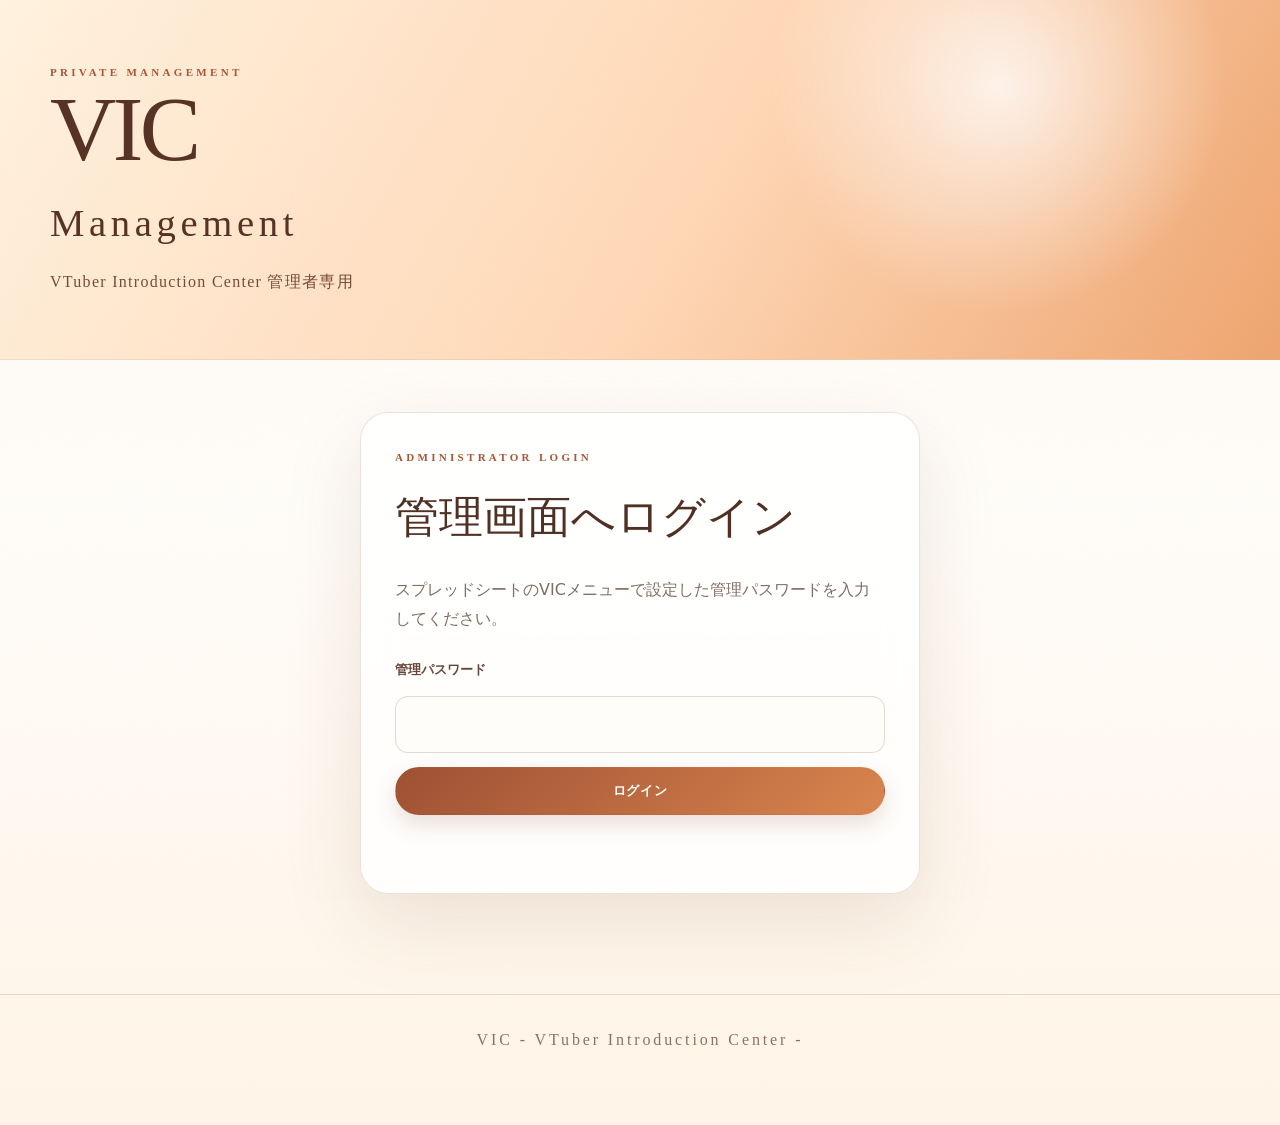
<file: admin.html>
<!doctype html>
<html lang="ja">
<head>
  <meta charset="utf-8">
  <meta name="viewport" content="width=device-width,initial-scale=1">
  <meta name="robots" content="noindex,nofollow">
  <title>VIC 管理画面</title>
  <meta name="description" content="VIC管理者専用ページ">
  <link rel="stylesheet" href="styles.css?v=20260722-vic-public-pick1">
</head>
<body class="admin-page">
  <header class="admin-hero">
    <div class="wrap">
      <p class="eyebrow">Private Management</p>
      <h1>VIC<br><span>Management</span></h1>
      <p>VTuber Introduction Center 管理者専用</p>
    </div>
  </header>

  <main class="wrap admin-main">
    <section id="adminLogin" class="admin-login-card">
      <p class="eyebrow">Administrator Login</p>
      <h2>管理画面へログイン</h2>
      <p>スプレッドシートのVICメニューで設定した管理パスワードを入力してください。</p>
      <form id="adminLoginForm" class="admin-login-form">
        <label for="adminPassword">管理パスワード</label>
        <input id="adminPassword" type="password" autocomplete="current-password" minlength="8" required>
        <button class="admin-button primary" type="submit">ログイン</button>
        <p id="adminLoginMessage" class="admin-status" role="status"></p>
      </form>
    </section>

    <section id="adminShell" class="admin-shell" hidden>
      <div class="admin-topbar">
        <div>
          <p class="eyebrow">Administration</p>
          <h2>管理メニュー</h2>
        </div>
        <button id="adminLogout" class="admin-button secondary" type="button">ログアウト</button>
      </div>

      <nav class="admin-tabs" aria-label="管理項目">
        <button class="admin-tab active" type="button" data-admin-tab="submissions">
          <span>申請管理</span>
          <span id="submissionNotificationBadge" class="admin-notification-badge admin-notification-badge-submission" aria-label="確認待ちの申請件数" hidden>0</span>
        </button>
        <button class="admin-tab" type="button" data-admin-tab="feedback">
          <span>お問い合わせ管理</span>
          <span id="feedbackNotificationGroup" class="admin-notification-group" aria-label="お問い合わせ件数" hidden>
            <span id="feedbackUnconfirmedBadge" class="admin-notification-badge admin-notification-badge-unconfirmed" aria-label="未確認のお問い合わせ件数" title="未確認" hidden><span class="admin-notification-mark" aria-hidden="true">未</span><span data-badge-count>0</span></span>
            <span id="feedbackInProgressBadge" class="admin-notification-badge admin-notification-badge-progress" aria-label="対応中のお問い合わせ件数" title="対応中" hidden><span class="admin-notification-mark" aria-hidden="true">中</span><span data-badge-count>0</span></span>
          </span>
        </button>
        <button class="admin-tab" type="button" data-admin-tab="profiles"><span>公開VTuber編集</span></button>
        <button class="admin-tab" type="button" data-admin-tab="fanart"><span>公開FA編集</span></button>
        <button class="admin-tab" type="button" data-admin-tab="featured"><span>管理人おすすめ編集</span></button>
        <button id="adminPageRefresh" class="admin-button secondary admin-page-refresh" type="button" aria-label="管理画面を更新">更新</button>
      </nav>

      <section id="adminPanelSubmissions" class="admin-panel">
        <div class="admin-toolbar admin-toolbar-submissions">
          <input id="submissionQuery" type="search" placeholder="活動名・申請IDで検索">
          <select id="submissionType">
            <option value="">すべての種類</option>
            <option value="initial">初回登録</option>
            <option value="recommendation">おすすめ追加</option>
            <option value="fanartGeneral">通常FA</option>
            <option value="fanartAdult">成人向けFA</option>
          </select>
          <select id="submissionStatus">
            <option value="確認待ち">確認待ち</option>
            <option value="">すべての状態</option>
            <option value="許可（掲載）">許可（掲載）</option>
            <option value="非許可（掲載不可）">非許可（掲載不可）</option>
          </select>
          <button id="submissionSearch" class="admin-button primary" type="button">検索</button>
        </div>
        <div class="admin-bulk-toolbar" aria-label="申請の一括操作">
          <div class="admin-bulk-selection">
            <button id="submissionSelectAll" class="admin-button secondary" type="button">一括チェック</button>
            <button id="submissionClearAll" class="admin-button secondary" type="button">一括チェック解除</button>
            <span id="submissionSelectedCount" class="admin-bulk-count" aria-live="polite">0件選択</span>
          </div>
          <div class="admin-bulk-actions">
            <button id="submissionBulkApprove" class="admin-button primary" type="button" disabled>選択した申請を一括承認</button>
            <button id="submissionBulkDelete" class="admin-button danger" type="button" disabled>選択した申請を一括削除</button>
          </div>
        </div>
        <div id="submissionList" class="admin-list"></div>
        <button id="submissionMore" class="admin-button secondary admin-more" type="button" hidden>さらに表示</button>
      </section>


      <section id="adminPanelFeedback" class="admin-panel" hidden>
        <div class="admin-toolbar admin-toolbar-feedback">
          <input id="feedbackAdminQuery" type="search" placeholder="内容・VTuber名・お問い合わせIDで検索">
          <select id="feedbackAdminStatus">
            <option value="未確認">未確認</option>
            <option value="">すべての状態</option>
            <option value="対応中">対応中</option>
            <option value="対応済み">対応済み</option>
            <option value="対応不要">対応不要</option>
          </select>
          <button id="feedbackAdminSearch" class="admin-button primary" type="button">検索</button>
        </div>
        <div id="feedbackAdminList" class="admin-list"></div>
        <button id="feedbackAdminMore" class="admin-button secondary admin-more" type="button" hidden>さらに表示</button>
      </section>

      <section id="adminPanelProfiles" class="admin-panel" hidden>
        <div class="admin-toolbar">
          <input id="profileAdminQuery" type="search" placeholder="活動名・よみかた・企業名・おすすめ内容で検索">
          <button id="profileAdminSearch" class="admin-button primary" type="button">検索</button>
        </div>
        <div id="profileAdminList" class="admin-list"></div>
        <button id="profileAdminMore" class="admin-button secondary admin-more" type="button" hidden>さらに表示</button>
      </section>


      <section id="adminPanelFanArt" class="admin-panel" hidden>
        <div class="admin-toolbar">
          <select id="fanArtAdminCategory"><option value="general">通常FA</option><option value="adult">成人向けFA</option></select>
          <input id="fanArtAdminQuery" type="search" placeholder="VTuber名・作品名・作者名で検索">
          <button id="fanArtAdminSearch" class="admin-button primary" type="button">検索</button>
        </div>
        <p class="admin-panel-note">公開済みFAの情報編集、公開・非公開、画像ダウンロード、削除ができます。</p>
        <div id="fanArtAdminList" class="admin-list"></div>
        <button id="fanArtAdminMore" class="admin-button secondary admin-more" type="button" hidden>さらに表示</button>
      </section>
      <section id="adminPanelFeatured" class="admin-panel" hidden>
        <div class="admin-featured-admin-head">
          <div>
            <p class="eyebrow">Administrator's Pick</p>
            <h2>管理人おすすめ編集</h2>
            <p>登録した動画は管理画面上部で5秒ごとにランダム表示されます。</p>
          </div>
        </div>
        <form id="featuredAdminForm" class="admin-featured-form">
          <label>表示名
            <select id="featuredAdminCategory" required>
              <option value="管理人おすすめ歌みた">管理人おすすめ歌みた</option>
              <option value="管理人おすすめ歌枠">管理人おすすめ歌枠</option>
              <option value="管理人おすすめオリジナルソング">管理人おすすめオリジナルソング</option>
            </select>
          </label>
          <label>YouTube動画リンク
            <input id="featuredAdminVideoUrl" type="url" inputmode="url" placeholder="https://www.youtube.com/watch?v=..." required>
          </label>
          <button class="admin-button primary" type="submit">管理人おすすめに登録</button>
          <p id="featuredAdminMessage" class="admin-status" role="status"></p>
        </form>
        <div id="featuredAdminList" class="admin-list admin-featured-admin-list"></div>
      </section>

    </section>
  </main>

  <dialog id="adminEditDialog" class="admin-dialog">
    <form id="adminEditForm" method="dialog">
      <div class="admin-dialog-head">
        <div>
          <p class="eyebrow">Edit Content</p>
          <h2 id="adminEditTitle">登録内容を編集</h2>
        </div>
        <button id="adminEditClose" class="admin-dialog-close" type="button" aria-label="閉じる">×</button>
      </div>
      <div id="adminEditFields" class="admin-edit-fields"></div>
      <div class="admin-dialog-actions">
        <button id="adminEditCancel" class="admin-button secondary" type="button">やめる</button>
        <button id="adminEditSave" class="admin-button primary" type="submit">更新する</button>
      </div>
      <p id="adminEditMessage" class="admin-status" role="status"></p>
    </form>
  </dialog>

  <footer><div class="wrap">VIC - VTuber Introduction Center -</div></footer>
  <script src="config.js"></script>
  <script src="admin.js?v=20260729-vic-admin-original-song1"></script>
</body>
</html>
</file>
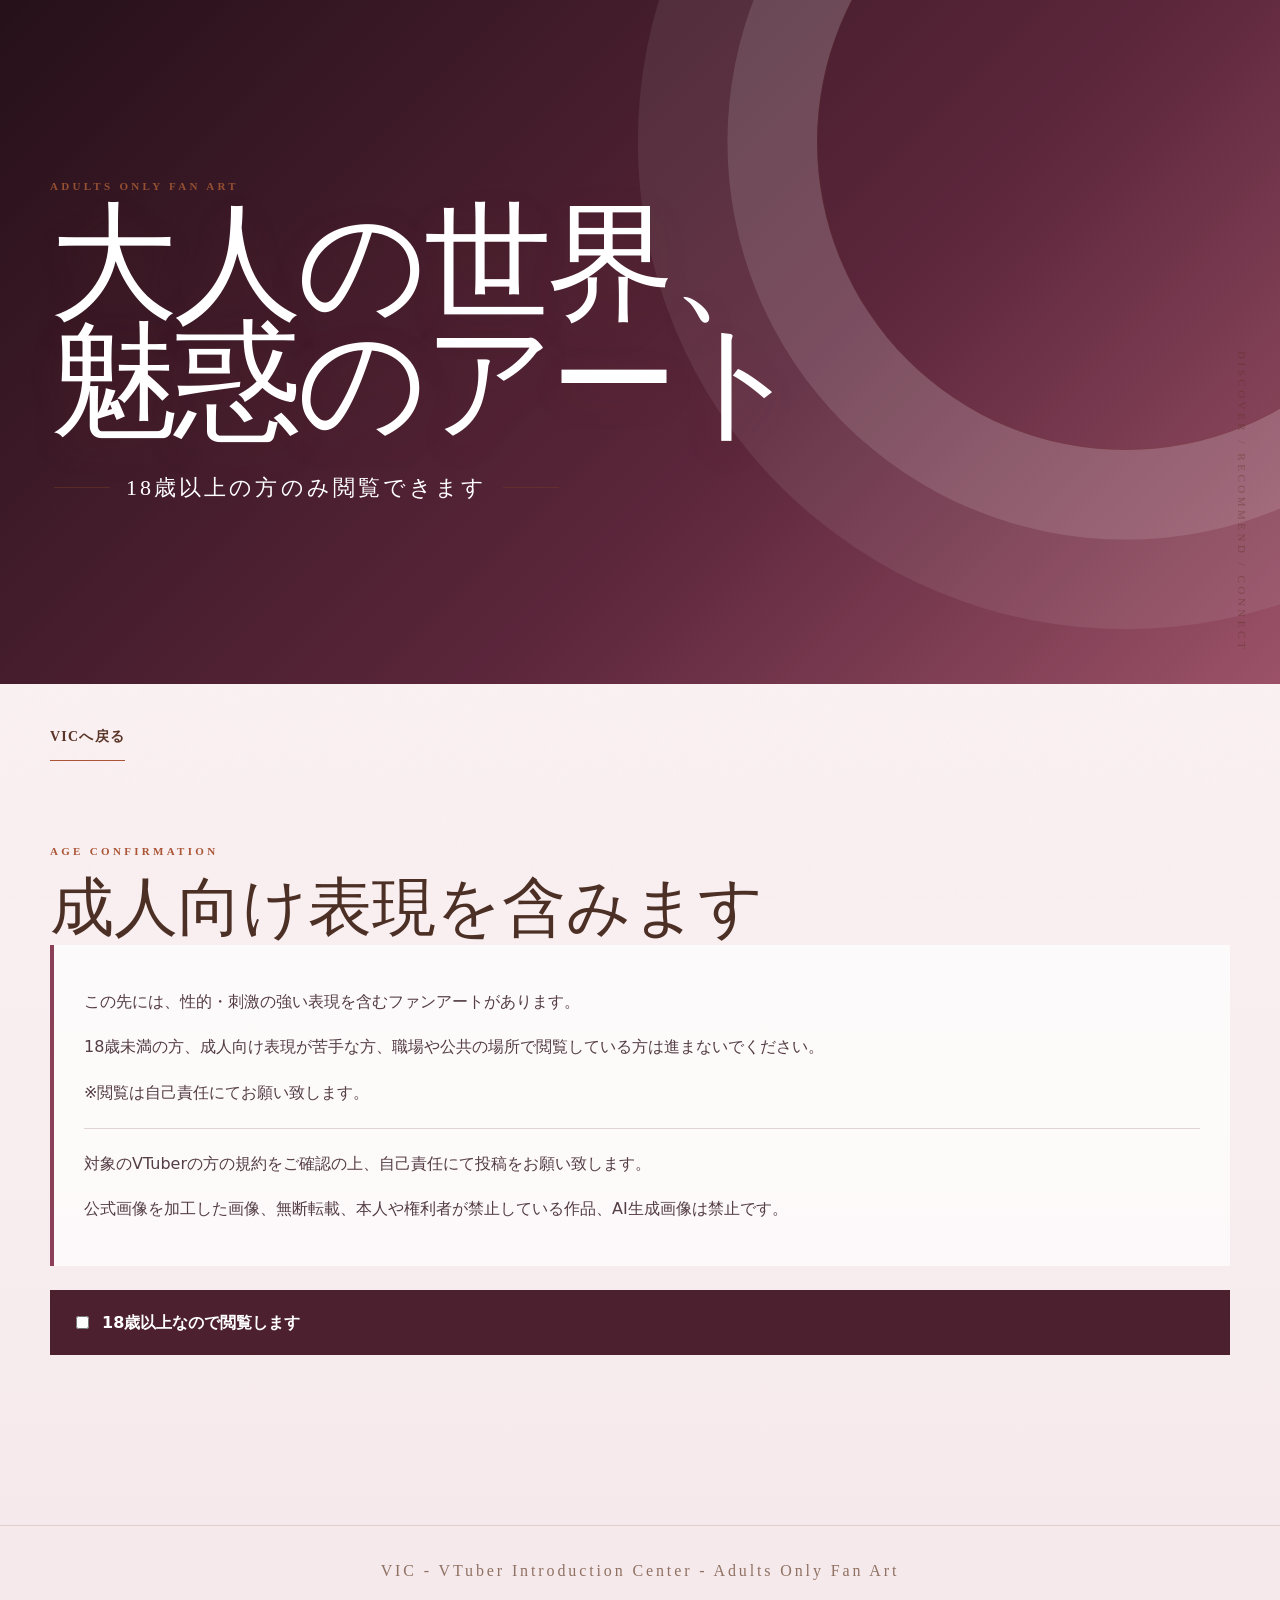
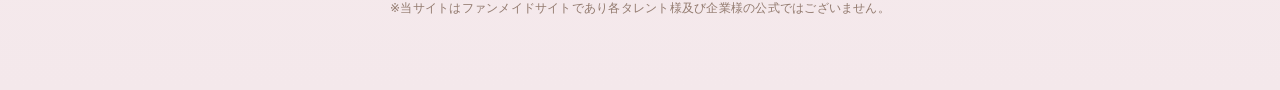
<file: adult-fanart.html>
<!doctype html>
<html lang="ja">
<head>
  <meta charset="utf-8">
  <meta name="viewport" content="width=device-width,initial-scale=1">
  <title>成人向けFA | VIC</title>
  <meta name="description" content="18歳以上を対象としたVICの成人向けファンアートページ">
  <link rel="stylesheet" href="styles.css?v=20260728-vic-disclaimer1">
</head>
<body class="fanart-page adult-fanart-page" data-fanart-category="adult">
<header class="hero fanart-hero adult-fanart-hero"><div class="wrap"><p class="eyebrow">Adults Only Fan Art</p><h1>大人の世界、<br>魅惑のアート</h1><p class="subtitle">18歳以上の方のみ閲覧できます</p></div></header>
<main class="wrap fanart-main">
  <nav class="back-nav" aria-label="トップページへ戻る"><a class="text-link" href="index.html">VICへ戻る</a></nav>
  <section id="adultGate" class="adult-gate">
    <p class="eyebrow">Age Confirmation</p><h2>成人向け表現を含みます</h2>
    <div class="adult-warning">
      <p>この先には、性的・刺激の強い表現を含むファンアートがあります。</p>
      <p>18歳未満の方、成人向け表現が苦手な方、職場や公共の場所で閲覧している方は進まないでください。</p>
      <p>※閲覧は自己責任にてお願い致します。</p><hr>
      <p>対象のVTuberの方の規約をご確認の上、自己責任にて投稿をお願い致します。</p>
      <p>公式画像を加工した画像、無断転載、本人や権利者が禁止している作品、AI生成画像は禁止です。</p>
    </div>
    <label class="adult-confirm"><input id="adultConfirm" type="checkbox"> 18歳以上なので閲覧します</label>
  </section>
  <div id="adultContent" class="adult-content hidden">
    <section class="fanart-gallery-section">
      <div class="fanart-section-heading"><p class="eyebrow">Adults Only Random Art</p><div><h2>成人向けFA</h2><p>承認された成人向け作品の中から、ランダムで最大10枚を展示します。画像を押すと拡大できます。</p></div></div>
      <div id="fanArtViewer" class="fanart-viewer adult-fanart-viewer" aria-live="polite"><div class="fanart-empty"><p>作品を読み込んでいます。</p></div></div>
      <div class="fanart-view-actions"><button id="nextFanArtButton" class="fanart-action-button" type="button">別の10作品を表示</button></div>
      <p class="fanart-protection-copy">掲載画像の無断保存・無断転載・無断使用・AI学習への利用は禁止です。</p>
      <p class="fanart-retention-notice">※FAの保管数が最大になりますと古い順で過去投稿分が消えてしまいます為、3～4か月おき程度で再掲載をして頂きます事をお勧め致します。</p>
    </section>
    <div class="fanart-registration-toggle-wrap"><button id="fanArtFormToggle" class="fanart-action-button fanart-registration-toggle" type="button" aria-controls="adultFanArtRegistration" aria-expanded="false">成人向けFA画像を登録する</button></div>
    <section id="adultFanArtRegistration" class="fanart-submit-section hidden" hidden>
      <div class="fanart-section-heading"><p class="eyebrow">Adults Only Contribution</p><div><h2>成人向けFAを登録する</h2><p>送信された作品は、通常FAとは別に管理者が確認します。</p></div></div>
      <div class="fanart-rules adult-submit-warning"><strong>成人向けFAの投稿ルール</strong><p>成人として明確に設定され、成人に見えるキャラクターの作品のみ登録できます。未成年・年齢不明・幼く見えるキャラクター、実在人物の性的画像、無断転載、掲載許可のない作品は禁止です。</p></div>
      <form id="fanArtForm" class="fanart-form">
        <div class="form-grid fanart-form-grid">
          <label>VTuberの活動名<input name="activityName" type="text" required maxlength="100"></label>
          <label>作品タイトル<input name="title" type="text" maxlength="120"></label>
          <fieldset class="fanart-author-choice wide"><legend>作者名の表示</legend><label><input type="radio" name="authorMode" value="anonymous" checked> 匿名で表示</label><label><input type="radio" name="authorMode" value="named"> 記入した名前で表示</label></fieldset>
          <label id="authorNameField" class="wide fanart-conditional-field hidden">表示する作者名<input name="authorName" type="text" maxlength="80" placeholder="作者名・ハンドルネーム"></label>
          <label class="wide">成人向けFA画像<input id="fanArtFile" name="fanArtFile" type="file" accept="image/jpeg,image/png,image/webp" required><span class="field-help">JPEG・PNG・WebP、選択時5MBまで。送信前に長辺2000px以下・約2MB以下へ自動圧縮します。</span></label>
          <div id="fanArtPreview" class="fanart-upload-preview wide hidden"></div>
          <label class="wide">作品について・補足<textarea name="note" rows="4" maxlength="500"></textarea></label>
        </div>
        <label class="fanart-submit-rules"><input id="fanArtRulesAccepted" type="checkbox" required> 成人向け投稿ルールを確認し、公開可能な作品のみを送信します。</label>
        <button id="fanArtSubmitButton" class="submit-button" type="submit" disabled aria-disabled="true">成人向けFAを送信する</button>
        <p id="fanArtFormMessage" class="form-message" aria-live="polite"></p>
      </form>
    </section>
  </div>
</main>
<footer><div class="wrap"><div class="site-footer-title">VIC - VTuber Introduction Center - Adults Only Fan Art</div><p class="site-disclaimer">※当サイトはファンメイドサイトであり各タレント様及び企業様の公式ではございません。</p></div></footer>
<script src="config.js"></script><script src="fanart.js?v=20260722-vic-fanart1"></script>
</body></html>
</file>
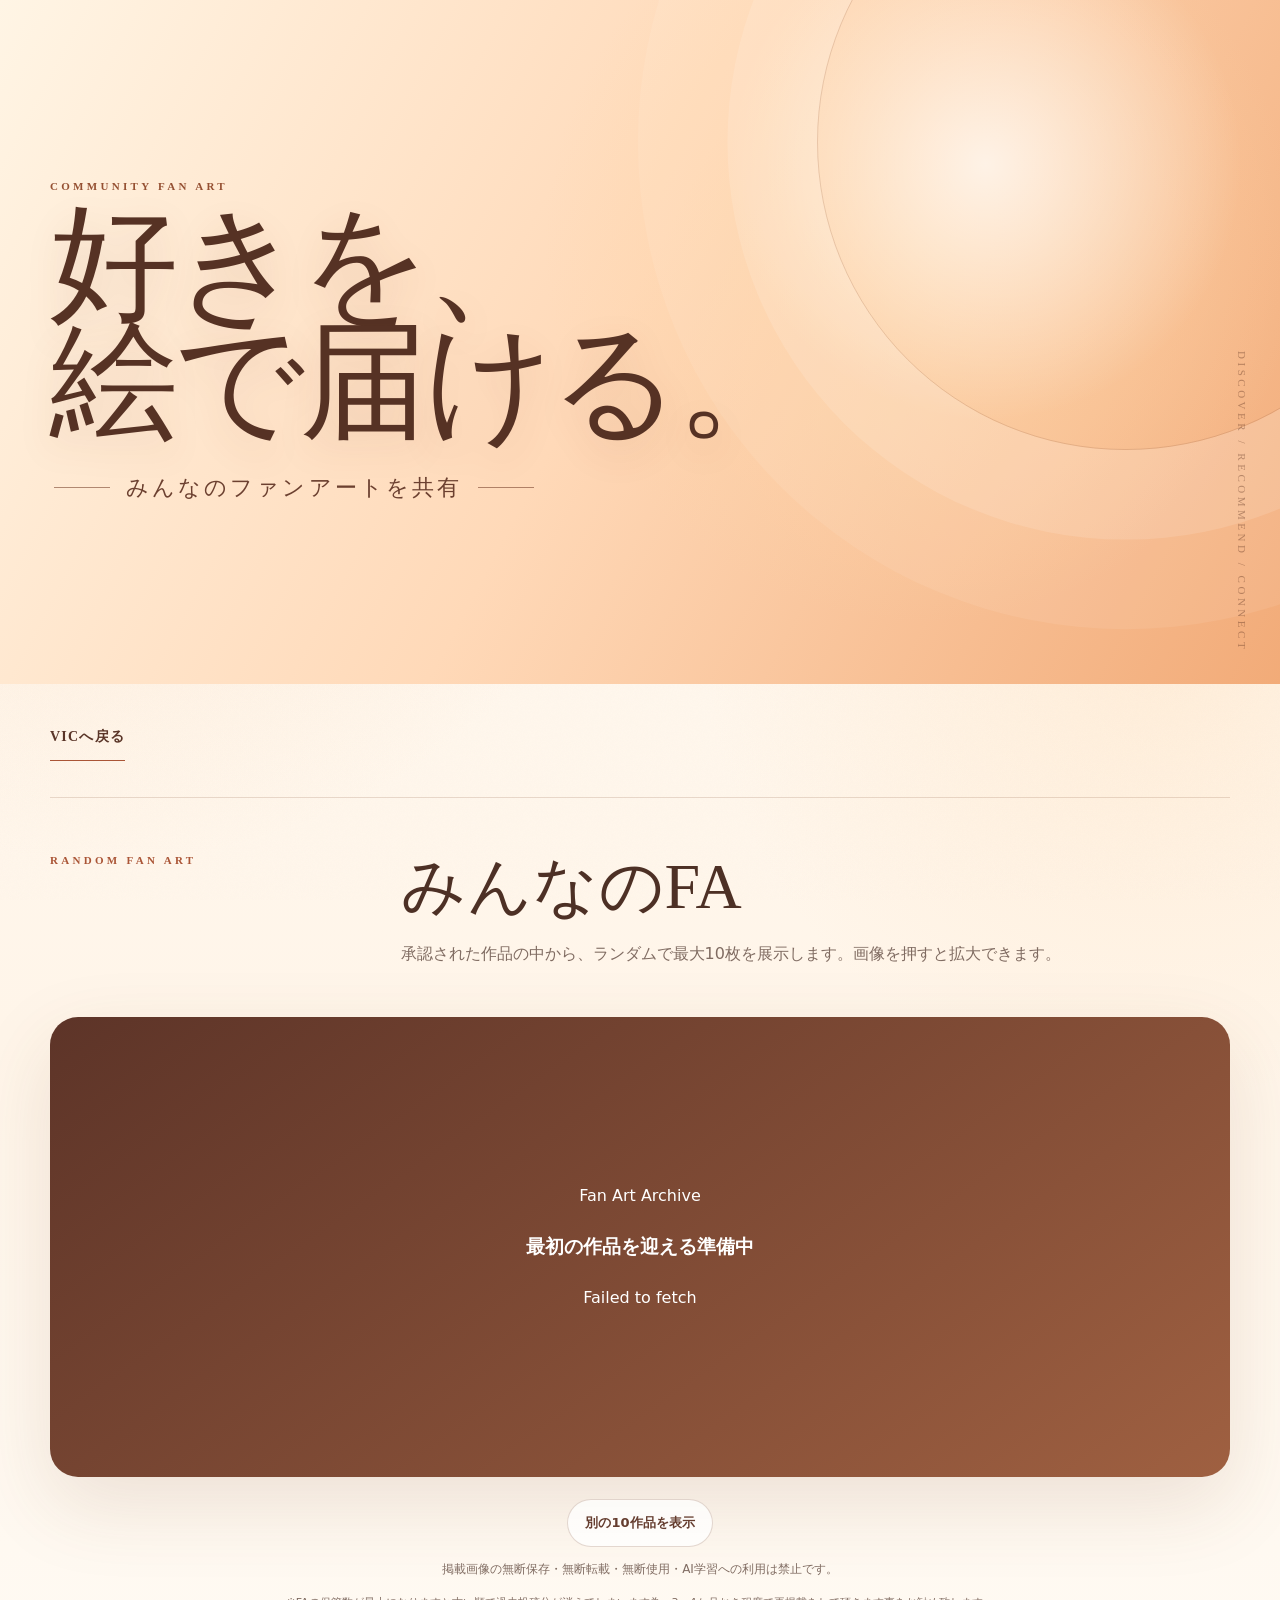
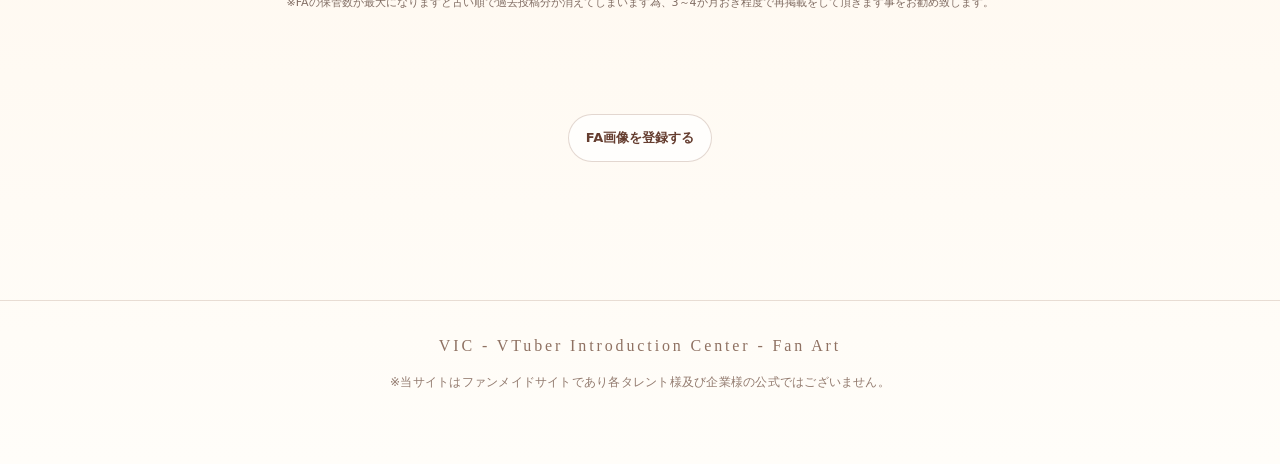
<file: fanart.html>
<!doctype html>
<html lang="ja">
<head>
  <meta charset="utf-8">
  <meta name="viewport" content="width=device-width,initial-scale=1">
  <title>みんなのファンアート | VIC</title>
  <meta name="description" content="VICのファンアート閲覧・登録ページ">
  <link rel="stylesheet" href="styles.css?v=20260728-vic-disclaimer1">
</head>
<body class="fanart-page" data-fanart-category="general">
<header class="hero fanart-hero">
  <div class="wrap">
    <p class="eyebrow">Community Fan Art</p>
    <h1>好きを、<br>絵で届ける。</h1>
    <p class="subtitle">みんなのファンアートを共有</p>
  </div>
</header>
<main class="wrap fanart-main">
  <nav class="back-nav" aria-label="トップページへ戻る"><a class="text-link" href="index.html">VICへ戻る</a></nav>

  <section class="fanart-gallery-section">
    <div class="fanart-section-heading">
      <p class="eyebrow">Random Fan Art</p>
      <div><h2>みんなのFA</h2><p>承認された作品の中から、ランダムで最大10枚を展示します。画像を押すと拡大できます。</p></div>
    </div>
    <div id="fanArtViewer" class="fanart-viewer" aria-live="polite"><div class="fanart-empty"><p>作品を読み込んでいます。</p></div></div>
    <div class="fanart-view-actions"><button id="nextFanArtButton" class="fanart-action-button" type="button">別の10作品を表示</button></div>
    <p class="fanart-protection-copy">掲載画像の無断保存・無断転載・無断使用・AI学習への利用は禁止です。</p>
    <p class="fanart-retention-notice">※FAの保管数が最大になりますと古い順で過去投稿分が消えてしまいます為、3～4か月おき程度で再掲載をして頂きます事をお勧め致します。</p>
  </section>

  <div class="fanart-registration-toggle-wrap"><button id="fanArtFormToggle" class="fanart-action-button fanart-registration-toggle" type="button" aria-controls="fanArtRegistration" aria-expanded="false">FA画像を登録する</button></div>

  <section id="fanArtRegistration" class="fanart-submit-section hidden" hidden>
    <div class="fanart-section-heading"><p class="eyebrow">Fan Art Contribution</p><div><h2>FA画像を登録する</h2><p>送信された作品は、管理者の確認後に公開されます。</p></div></div>
    <div class="fanart-rules">
      <strong>投稿ルール</strong>
      <p>対象のVTuberの方の規約をご確認の上、自己責任にて投稿をお願い致します。</p>
      <p>公式画像を加工した画像、無断転載、本人や権利者が禁止している作品は禁止です。</p>
      <p>投稿作品をAIに読み込ませる行為は禁止致します。AI生成による画像も登録をご遠慮願います。</p>
      <p>生成元や作者を偽る投稿、非公開情報を含む作品は禁止致します。</p>
    </div>
    <form id="fanArtForm" class="fanart-form">
      <div class="form-grid fanart-form-grid">
        <label>VTuberの活動名<input name="activityName" type="text" required maxlength="100"></label>
        <label>作品タイトル<input name="title" type="text" maxlength="120"></label>
        <fieldset class="fanart-author-choice wide"><legend>作者名の表示</legend><label><input type="radio" name="authorMode" value="anonymous" checked> 匿名で表示</label><label><input type="radio" name="authorMode" value="named"> 記入した名前で表示</label></fieldset>
        <label id="authorNameField" class="wide fanart-conditional-field hidden">表示する作者名<input name="authorName" type="text" maxlength="80" placeholder="作者名・ハンドルネーム"></label>
        <label class="wide">FA画像<input id="fanArtFile" name="fanArtFile" type="file" accept="image/jpeg,image/png,image/webp" required><span class="field-help">JPEG・PNG・WebP、選択時5MBまで。送信前に長辺2000px以下・約2MB以下へ自動圧縮します。</span></label>
        <div id="fanArtPreview" class="fanart-upload-preview wide hidden"></div>
        <label class="wide">作品について・補足<textarea name="note" rows="4" maxlength="500"></textarea></label>
      </div>
      <label class="fanart-submit-rules"><input id="fanArtRulesAccepted" type="checkbox" required> 投稿ルールを確認し、公開可能な作品のみを送信します。</label>
      <button id="fanArtSubmitButton" class="submit-button" type="submit" disabled aria-disabled="true">FA画像を送信する</button>
      <p id="fanArtFormMessage" class="form-message" aria-live="polite"></p>
    </form>
  </section>
</main>
<footer><div class="wrap"><div class="site-footer-title">VIC - VTuber Introduction Center - Fan Art</div><p class="site-disclaimer">※当サイトはファンメイドサイトであり各タレント様及び企業様の公式ではございません。</p></div></footer>
<script src="config.js"></script><script src="fanart.js?v=20260722-vic-fanart1"></script>
</body></html>
</file>
<file: styles.css>
:root{
  --cream:#fffaf2;
  --paper:#fffdf9;
  --peach-50:#fff5ea;
  --peach-100:#ffe9d4;
  --peach-200:#ffd2ad;
  --peach-300:#f8b982;
  --peach-500:#d97b42;
  --terracotta:#aa5536;
  --brown:#4b3228;
  --muted:#806c62;
  --gold:#bd8b43;
  --line:rgba(126,77,51,.18);
  --shadow:0 28px 80px rgba(113,66,42,.13);
}

*{box-sizing:border-box}
html{scroll-behavior:smooth}
body{
  margin:0;
  min-height:100vh;
  color:var(--brown);
  font-family:"Yu Gothic","Hiragino Kaku Gothic ProN",system-ui,sans-serif;
  line-height:1.85;
  background:
    radial-gradient(circle at 8% 14%,rgba(248,185,130,.22),transparent 27%),
    radial-gradient(circle at 91% 31%,rgba(255,211,162,.27),transparent 25%),
    linear-gradient(180deg,#fffaf3 0%,#fff5e9 50%,#fffdf9 100%);
}
body::before{
  content:"";
  position:fixed;
  inset:0;
  pointer-events:none;
  opacity:.17;
  background-image:url("data:image/svg+xml,%3Csvg xmlns='http://www.w3.org/2000/svg' width='180' height='180' viewBox='0 0 180 180'%3E%3Cfilter id='n'%3E%3CfeTurbulence type='fractalNoise' baseFrequency='.8' numOctaves='3' stitchTiles='stitchTiles'/%3E%3C/filter%3E%3Crect width='100%25' height='100%25' filter='url(%23n)' opacity='.11'/%3E%3C/svg%3E");
}

.wrap{width:min(1180px,calc(100% - 40px));margin:auto;position:relative;z-index:1}
.hidden,[hidden]{display:none!important}
.eyebrow{
  margin:0 0 10px;
  color:var(--terracotta);
  font-family:Georgia,serif;
  font-size:11px;
  font-weight:700;
  letter-spacing:.30em;
  text-transform:uppercase;
}

/* Hero: original composition, brighter warm palette */
.hero{
  position:relative;
  min-height:76vh;
  display:grid;
  align-items:center;
  overflow:hidden;
  color:#533324;
  background:
    radial-gradient(circle at 77% 24%,rgba(255,255,255,.72),transparent 23%),
    radial-gradient(circle at 72% 36%,rgba(255,214,167,.75),transparent 37%),
    linear-gradient(118deg,#fff5e5 0%,#ffd9b8 48%,#f2ab78 100%);
}
.hero::before{
  content:"";
  position:absolute;
  width:48vw;
  height:48vw;
  min-width:430px;
  min-height:430px;
  right:-12vw;
  top:-13vw;
  border-radius:50%;
  border:1px solid rgba(117,62,38,.16);
  box-shadow:0 0 0 7vw rgba(255,255,255,.12),0 0 0 14vw rgba(255,255,255,.075);
}
.hero::after{
  content:"DISCOVER  /  RECOMMEND  /  CONNECT";
  position:absolute;
  right:28px;
  bottom:32px;
  color:rgba(89,47,31,.40);
  font-family:Georgia,serif;
  font-size:11px;
  letter-spacing:.32em;
  writing-mode:vertical-rl;
}
.hero .wrap{padding:90px 0}
.hero .eyebrow{color:#955032}
.hero h1{
  margin:0;
  max-width:900px;
  color:#563224;
  font-family:Georgia,"Yu Mincho",serif;
  font-weight:400;
  font-size:clamp(54px,10vw,128px);
  line-height:.92;
  letter-spacing:-.035em;
  text-shadow:0 12px 38px rgba(126,65,35,.13);
}
.hero .vic-hero-title{
  display:grid;
  gap:.02em;
  max-width:980px;
  font-size:clamp(48px,8.1vw,108px);
  line-height:.84;
  letter-spacing:-.045em;
}
.hero .vic-hero-title span{display:block}
.hero .vic-hero-tagline{
  margin-top:34px;
  padding-left:0;
  font-size:clamp(15px,1.8vw,21px);
  letter-spacing:.12em;
}
.hero .vic-hero-tagline::before,
.hero .vic-hero-tagline::after{display:none}
.subtitle{
  display:inline-flex;
  align-items:center;
  gap:16px;
  margin:26px 0 0;
  padding-left:4px;
  color:#6c4030;
  font-family:"Yu Mincho",serif;
  font-size:clamp(15px,2vw,22px);
  letter-spacing:.14em;
  white-space:nowrap;
}
.subtitle::before,.subtitle::after{
  content:"";
  display:block;
  flex:0 0 56px;
  width:56px;
  height:1px;
  background:rgba(112,58,35,.55);
}
.register-hero{min-height:58vh}
.register-hero h1{font-size:clamp(48px,8vw,104px)}

.home-main{padding:0 0 110px}
.home-main::before{
  content:"";
  display:block;
  width:1px;
  height:72px;
  margin-left:8.333%;
  background:linear-gradient(to bottom,rgba(170,85,54,.55),transparent);
}

/* Daily recommendation */
.daily-recommendation{
  width:min(920px,calc(100% - 32px));
  margin:24px auto 54px;
}
.daily-recommendation-heading{
  display:flex;
  align-items:center;
  justify-content:space-between;
  gap:18px;
  margin:0 7px 10px;
}
.daily-recommendation-label{
  display:flex;
  align-items:center;
  gap:9px;
  margin:0;
  color:var(--muted);
  font-size:12px;
  font-weight:800;
  letter-spacing:.14em;
}
.daily-recommendation-spark{color:var(--gold);font-size:14px;line-height:1}
.daily-recommendation-date{color:rgba(83,58,45,.61);font-family:Georgia,"Yu Mincho",serif;font-size:12px;letter-spacing:.06em}
.daily-recommendation-list{display:grid;gap:16px}
.daily-recommendation-card{
  position:relative;
  display:grid;
  grid-template-columns:56px minmax(0,1fr) minmax(240px,330px);
  align-items:center;
  gap:20px;
  min-height:164px;
  padding:18px 20px;
  overflow:hidden;
  border:1px solid rgba(126,77,51,.20);
  border-radius:22px;
  color:inherit;
  text-decoration:none;
  background:
    radial-gradient(circle at 8% 20%,rgba(246,188,120,.22),transparent 31%),
    linear-gradient(112deg,rgba(255,255,255,.96),rgba(255,244,228,.88));
  box-shadow:0 16px 45px rgba(104,61,39,.10),inset 0 1px 0 rgba(255,255,255,.92);
  isolation:isolate;
  transition:transform .22s ease,border-color .22s ease,box-shadow .22s ease;
}
.daily-recommendation-card::before{
  content:"";
  position:absolute;
  inset:9px;
  border:1px solid rgba(189,139,67,.15);
  border-radius:15px;
  pointer-events:none;
}
.daily-recommendation-card::after{
  content:"";
  position:absolute;
  top:-55px;
  right:36%;
  width:150px;
  height:150px;
  border:1px solid rgba(189,139,67,.12);
  border-radius:50%;
  pointer-events:none;
}
.daily-recommendation-card:hover{
  transform:translateY(-3px);
  border-color:rgba(159,95,55,.42);
  box-shadow:0 22px 54px rgba(104,61,39,.15),inset 0 1px 0 rgba(255,255,255,.95);
}
.daily-recommendation-card:focus-visible{outline:2px solid rgba(170,85,54,.70);outline-offset:5px}
.daily-recommendation-seal{
  position:relative;
  z-index:1;
  display:grid;
  place-items:center;
  width:54px;
  height:54px;
  border:1px solid rgba(126,77,51,.28);
  border-radius:50%;
  background:rgba(255,255,255,.58);
  box-shadow:inset 0 0 0 4px rgba(189,139,67,.075);
}
.daily-recommendation-seal span{color:#8d6938;font-family:Georgia,serif;font-size:15px;font-weight:700;letter-spacing:.08em}
.daily-recommendation-copy{position:relative;z-index:1;display:grid;min-width:0;gap:3px;align-content:center}
.daily-recommendation-kicker{color:#a47a3f;font-family:Georgia,serif;font-size:10px;font-weight:700;letter-spacing:.16em;text-transform:uppercase}
.daily-recommendation-copy strong{overflow:hidden;color:#4f3127;font-family:Georgia,"Yu Mincho",serif;font-size:clamp(21px,2.5vw,30px);line-height:1.3;text-overflow:ellipsis;white-space:nowrap}
.daily-recommendation-meta{overflow:hidden;color:var(--muted);font-size:12px;text-overflow:ellipsis;white-space:nowrap}
.daily-recommendation-point{
  display:-webkit-box;
  margin-top:9px;
  overflow:hidden;
  color:#5f463a;
  font-size:13px;
  line-height:1.65;
  -webkit-box-orient:vertical;
  -webkit-line-clamp:2;
}
.daily-recommendation-action{
  justify-self:start;
  display:inline-flex;
  align-items:center;
  gap:8px;
  margin-top:9px;
  padding:8px 12px;
  border:1px solid rgba(126,77,51,.17);
  border-radius:999px;
  background:rgba(255,255,255,.56);
  color:#52362a;
  font-size:11px;
  font-weight:800;
}
.daily-recommendation-action::after{content:"→";color:#a97737;transition:transform .2s ease}
.daily-recommendation-card:hover .daily-recommendation-action::after{transform:translateX(3px)}
.daily-recommendation-media{
  position:relative;
  z-index:1;
  display:block;
  width:100%;
  aspect-ratio:16/9;
  overflow:hidden;
  border:1px solid rgba(126,77,51,.18);
  border-radius:15px;
  background:linear-gradient(135deg,#f8c496,#e89966);
  box-shadow:0 12px 28px rgba(88,49,30,.15);
}
.daily-recommendation-media img{display:block;width:100%;height:100%;object-fit:cover;transition:transform .35s ease}
.daily-recommendation-card:hover .daily-recommendation-media img{transform:scale(1.035)}
.daily-recommendation-play{
  position:absolute;
  left:50%;
  top:50%;
  display:grid;
  place-items:center;
  width:44px;
  height:44px;
  border:1px solid rgba(255,255,255,.55);
  border-radius:50%;
  color:#fff;
  background:rgba(71,42,29,.70);
  transform:translate(-50%,-50%);
  box-shadow:0 8px 22px rgba(0,0,0,.22);
  font-size:13px;
  padding-left:2px;
}
.status-message{min-height:1.5em;margin:10px 8px 0;color:var(--muted);font-size:13px}

/* ===== VIC site statement between hero and community recommendation ===== */
.home .site-introduction{
  max-width:860px;
  margin:clamp(58px,8vw,104px) 0 clamp(34px,5vw,64px);
  padding:24px 0 24px 28px;
  border-left:2px solid rgba(189,139,67,.72);
}
.home .site-introduction p{
  margin:0;
  color:#6b4a3b;
  font-size:clamp(15px,1.45vw,18px);
  line-height:2.05;
  letter-spacing:.035em;
  text-wrap:pretty;
}
.home .site-introduction p + p{margin-top:12px}
@media(max-width:720px){
  .home .site-introduction{
    margin:42px 0 28px;
    padding:18px 0 18px 20px;
  }
  .home .site-introduction p{
    font-size:14px;
    line-height:1.95;
  }
  .home .site-introduction p + p{margin-top:9px}
}

.home-intro{
  display:grid;
  grid-template-columns:minmax(180px,.7fr) minmax(0,1.65fr);
  column-gap:8vw;
  align-items:start;
  padding:92px 8.333% 118px;
  border-top:1px solid var(--line);
  border-bottom:1px solid var(--line);
}
.home-intro h2{margin:0 0 22px;color:#4d3025;font-family:Georgia,"Yu Mincho",serif;font-size:clamp(42px,6vw,82px);font-weight:500;line-height:1.05}
.intro-title{display:flex;align-items:center;gap:clamp(12px,2vw,28px);white-space:nowrap}
.intro-title-line{display:block;flex:0 1 clamp(42px,7vw,112px);min-width:34px;height:1px;background:linear-gradient(90deg,rgba(170,85,54,.92),rgba(170,85,54,.28))}
.lead{margin:0;color:#765d51;font-size:16px}
.text-link{
  display:inline-flex;
  align-items:center;
  gap:16px;
  margin-top:34px;
  padding:4px 0 10px;
  border-bottom:1px solid var(--terracotta);
  color:#5a3528;
  font-family:"Yu Mincho",serif;
  font-size:18px;
  font-weight:700;
  letter-spacing:.09em;
  text-decoration:none;
  transition:transform .2s ease;
}
.text-link:hover{transform:translateX(5px)}
/* Stylish primary CTA for recommendation registration */
.home-intro .recommendation-cta{
  position:relative;
  isolation:isolate;
  overflow:hidden;
  gap:22px;
  min-height:62px;
  margin-top:36px;
  padding:12px 13px 12px 29px;
  border:1px solid rgba(255,255,255,.60);
  border-radius:999px;
  color:#fffdf8;
  background:
    linear-gradient(135deg,rgba(139,61,42,.99) 0%,rgba(197,101,61,.98) 54%,rgba(231,151,93,.98) 100%);
  box-shadow:
    0 18px 38px rgba(133,62,39,.25),
    inset 0 1px 0 rgba(255,255,255,.34);
  font-family:"Yu Mincho",serif;
  font-size:clamp(18px,1.75vw,22px);
  font-weight:800;
  line-height:1;
  letter-spacing:.10em;
  text-shadow:0 1px 10px rgba(82,34,23,.18);
  transition:transform .22s ease,box-shadow .22s ease,filter .22s ease;
}
.home-intro .recommendation-cta::before{
  content:"";
  position:absolute;
  z-index:-1;
  inset:-40% auto -40% -30%;
  width:38%;
  background:linear-gradient(90deg,transparent,rgba(255,255,255,.28),transparent);
  transform:skewX(-18deg);
  transition:left .55s ease;
}
.home-intro .recommendation-cta span{
  display:grid;
  place-items:center;
  width:38px;
  height:38px;
  flex:0 0 38px;
  border:1px solid rgba(255,255,255,.56);
  border-radius:50%;
  color:#8f432f;
  background:rgba(255,253,248,.94);
  box-shadow:0 7px 18px rgba(88,35,23,.17);
  font-family:Georgia,serif;
  font-size:18px;
  line-height:1;
  transition:transform .22s ease,background .22s ease;
}
.home-intro .recommendation-cta:hover{
  transform:translateY(-3px);
  filter:brightness(1.025);
  box-shadow:
    0 24px 48px rgba(133,62,39,.31),
    inset 0 1px 0 rgba(255,255,255,.40);
}
.home-intro .recommendation-cta:hover::before{left:118%}
.home-intro .recommendation-cta:hover span{transform:translateX(3px);background:#fff}
.home-intro .recommendation-cta:focus-visible{
  outline:3px solid rgba(197,101,61,.32);
  outline-offset:5px;
}

.recommendation-registration-note{
  max-width:640px;
  margin:18px 0 0;
  color:#765d51;
  font-size:14px;
  line-height:1.85;
}
.recommendation-registration-note small{
  color:#927a6e;
  font-size:12px;
}


/* ===== Today encounter gacha ===== */
.today-encounter{
  position:relative;
  display:grid;
  grid-template-columns:minmax(0,.85fr) minmax(260px,1.15fr);
  align-items:center;
  gap:clamp(36px,7vw,96px);
  margin:0 0 clamp(58px,8vw,104px);
  padding:clamp(42px,6vw,78px) 8.333%;
  overflow:hidden;
  border:1px solid rgba(126,77,51,.14);
  border-radius:34px;
  background:
    radial-gradient(circle at 82% 18%,rgba(255,255,255,.88),transparent 20%),
    radial-gradient(circle at 75% 48%,rgba(255,207,156,.30),transparent 36%),
    linear-gradient(135deg,rgba(255,253,249,.92),rgba(255,236,214,.82));
  box-shadow:0 24px 70px rgba(113,66,42,.10);
  isolation:isolate;
}
.today-encounter::before,
.today-encounter::after{
  content:"";
  position:absolute;
  z-index:-1;
  border:1px solid rgba(189,139,67,.16);
  border-radius:50%;
}
.today-encounter::before{width:340px;height:340px;right:-110px;top:-130px}
.today-encounter::after{width:180px;height:180px;left:-90px;bottom:-80px}
.today-encounter > *{min-width:0;max-width:100%}
.today-encounter-heading .eyebrow{text-transform:none;letter-spacing:.18em}
.today-encounter-heading h2{
  margin:0;
  color:#4d3025;
  font-family:Georgia,"Yu Mincho",serif;
  font-size:clamp(38px,5.2vw,68px);
  font-weight:500;
  line-height:1.16;
}
.today-encounter-heading h2 span{display:block}
.today-encounter-machine{display:grid;width:100%;min-width:0;place-items:center;justify-self:stretch;gap:16px;text-align:center}
.today-encounter-button{
  position:relative;
  display:grid;
  place-items:center;
  width:clamp(218px,25vw,292px);
  height:clamp(218px,25vw,292px);
  flex:0 0 auto;
  padding:0;
  border:0;
  border-radius:50%;
  appearance:none;
  -webkit-appearance:none;
  overflow:hidden;
  line-height:1;
  text-align:center;
  color:#fffaf2;
  background:
    radial-gradient(circle at 37% 28%,rgba(255,255,255,.52),transparent 16%),
    radial-gradient(circle at 50% 45%,#f3aa73 0 30%,#d87547 61%,#a84831 100%);
  box-shadow:
    0 24px 45px rgba(144,66,42,.27),
    inset 0 0 0 8px rgba(255,255,255,.36),
    inset 0 0 0 15px rgba(121,54,37,.13);
  cursor:pointer;
  transition:transform .25s ease,filter .25s ease,box-shadow .25s ease;
  isolation:isolate;
  justify-self:center;
  align-self:center;
  margin:0 auto;
  max-width:100%;
}
.today-encounter-button:hover:not(:disabled){transform:translateY(-5px) rotate(-2deg);filter:brightness(1.035);box-shadow:0 31px 56px rgba(144,66,42,.32),inset 0 0 0 8px rgba(255,255,255,.42),inset 0 0 0 15px rgba(121,54,37,.13)}
.today-encounter-button:focus-visible{outline:3px solid rgba(170,85,54,.42);outline-offset:8px}
.today-encounter-button:disabled{cursor:wait}
.today-encounter-button-ring{position:absolute;inset:18px;border:1px dashed rgba(255,250,242,.48);border-radius:50%;pointer-events:none}
.today-encounter-button-copy{position:absolute;inset:0;z-index:2;display:grid;place-content:center;justify-items:center;gap:4px;width:100%;height:100%;padding:34px;text-align:center;line-height:1.22;text-shadow:0 3px 12px rgba(86,42,30,.28);pointer-events:none}
.today-encounter-button-copy small{font-family:Georgia,serif;font-size:10px;font-weight:700;letter-spacing:.24em}
.today-encounter-button-copy strong{font-family:"Yu Mincho",serif;font-size:clamp(25px,3.2vw,39px);font-weight:700;letter-spacing:.08em}
.today-encounter-capsule{position:absolute;right:26px;bottom:28px;width:54px;height:38px;border-radius:999px;overflow:hidden;transform:rotate(-24deg);box-shadow:0 8px 16px rgba(81,37,24,.18)}
.today-encounter-capsule::before,.today-encounter-capsule::after{content:"";position:absolute;inset:0 50% 0 0;background:#fff3c8}
.today-encounter-capsule::after{inset:0 0 0 50%;background:#ba5940}
.today-encounter-capsule i{position:absolute;z-index:1;left:50%;top:0;width:2px;height:100%;background:rgba(90,43,29,.18);transform:translateX(-50%)}
.today-encounter-guide{max-width:370px;margin:0;color:#806c62;font-size:13px;line-height:1.8}
.today-encounter-stage{
  grid-column:1/-1;
  width:100%;
  max-width:100%;
  min-width:0;
  min-height:224px;
  margin-top:2px;
  padding-top:32px;
  overflow:hidden;
  border-top:1px solid rgba(126,77,51,.13);
}
.today-encounter-draw{position:relative;display:none;width:170px;height:170px;max-width:100%;margin:0 auto}
.today-encounter-stage.is-drawing .today-encounter-draw{display:grid;place-items:center}
.today-encounter-draw-orbit{position:absolute;inset:12px;border:1px dashed rgba(170,85,54,.36);border-radius:50%;animation:vicEncounterOrbit 1.15s linear infinite}
.today-encounter-draw-orbit.orbit-two{inset:31px;animation-direction:reverse;animation-duration:.76s}
.today-encounter-draw-capsule{position:relative;width:92px;height:62px;overflow:hidden;border-radius:999px;animation:vicEncounterCapsule .58s ease-in-out infinite alternate;box-shadow:0 18px 30px rgba(126,61,39,.18)}
.today-encounter-draw-capsule::before,.today-encounter-draw-capsule::after{content:"";position:absolute;inset:0 50% 0 0;background:#ffe5a6}
.today-encounter-draw-capsule::after{inset:0 0 0 50%;background:#ce6848}
.today-encounter-draw-capsule i{position:absolute;z-index:1;left:50%;width:3px;height:100%;background:rgba(86,40,27,.18);transform:translateX(-50%)}
.today-encounter-result{
  width:100%;
  max-width:100%;
  min-width:0;
  opacity:0;
  transform:translateY(18px) scale(.985);
}
.today-encounter-stage.is-revealed .today-encounter-result{opacity:1;transform:none;transition:opacity .48s ease,transform .48s cubic-bezier(.2,.85,.25,1.2)}
.today-encounter-card{
  position:relative;
  display:grid;
  grid-template-columns:76px minmax(0,1fr) auto;
  align-items:center;
  gap:24px;
  width:100%;
  max-width:100%;
  min-width:0;
  padding:28px;
  overflow:hidden;
  border:1px solid rgba(126,77,51,.17);
  border-radius:26px;
  background:rgba(255,255,255,.82);
  box-shadow:0 18px 50px rgba(104,61,39,.11);
}
.today-encounter-card-seal{display:grid;place-items:center;width:72px;height:72px;border:1px solid rgba(189,139,67,.38);border-radius:50%;box-shadow:inset 0 0 0 6px rgba(189,139,67,.08)}
.today-encounter-card-seal span{color:#9b6c32;font-family:Georgia,serif;font-size:20px;font-weight:700;letter-spacing:.08em}
.today-encounter-card-copy{width:100%;max-width:100%;min-width:0;overflow:hidden}
.today-encounter-kicker{margin:0 0 4px;color:#a2753d;font-family:Georgia,serif;font-size:10px;font-weight:700;letter-spacing:.2em;text-transform:uppercase;overflow-wrap:anywhere}
.today-encounter-card h3{max-width:100%;margin:0;color:#4d3025;font-family:Georgia,"Yu Mincho",serif;font-size:clamp(28px,4vw,46px);font-weight:500;line-height:1.25;word-break:break-word;overflow-wrap:anywhere}
.today-encounter-meta{max-width:100%;margin:6px 0 0;color:#8a7063;font-size:13px;overflow-wrap:anywhere}
.today-encounter-message{max-width:100%;margin:13px 0 0;color:#6a5044;font-size:14px;overflow-wrap:anywhere}
.today-encounter-links{display:flex;flex-wrap:wrap;gap:9px;width:100%;max-width:100%;min-width:0;margin-top:18px}
.today-encounter-links a,.today-encounter-again{
  display:inline-flex;
  align-items:center;
  gap:8px;
  border:1px solid rgba(126,77,51,.17);
  border-radius:999px;
  padding:9px 14px;
  color:#624035;
  background:#fffaf2;
  font:inherit;
  font-size:12px;
  font-weight:800;
  text-decoration:none;
  max-width:100%;
  min-width:0;
  cursor:pointer;
  white-space:normal;
  overflow-wrap:anywhere;
  text-align:center;
  transition:transform .18s ease,background .18s ease;
}
.today-encounter-links a:hover,.today-encounter-again:hover{transform:translateY(-2px);background:#fff1df}
.today-encounter-links a.is-primary{border-color:transparent;color:#fff;background:linear-gradient(135deg,#a95134,#df8b53)}
.today-encounter-no-link{margin:14px 0 0;color:#927a6e;font-size:12px}
.today-encounter-again{justify-self:end;white-space:nowrap}
.today-encounter-empty{text-align:center}
.today-encounter-empty h3{margin:0;color:#4d3025;font-family:"Yu Mincho",serif;font-size:30px}
.today-encounter-empty p:last-child{margin:10px 0 0;color:#806c62}
.today-encounter-status{grid-column:1/-1;min-height:1.5em;margin:0;text-align:center;color:#806c62;font-size:12px}
.today-encounter-button.is-turning{animation:vicEncounterButton .22s ease-in-out infinite alternate}
.today-encounter-button.is-turning .today-encounter-button-ring{animation:vicEncounterOrbit .58s linear infinite}
.today-encounter-button.is-turning .today-encounter-capsule{animation:vicEncounterMiniCapsule .24s ease-in-out infinite alternate}
.today-encounter-button.is-complete{animation:vicEncounterComplete .56s ease both}
@keyframes vicEncounterOrbit{to{transform:rotate(360deg)}}
@keyframes vicEncounterCapsule{from{transform:translateY(-6px) rotate(-13deg)}to{transform:translateY(7px) rotate(16deg)}}
@keyframes vicEncounterMiniCapsule{from{transform:rotate(-34deg) translateY(-3px)}to{transform:rotate(-12deg) translateY(4px)}}
@keyframes vicEncounterButton{from{transform:rotate(-2deg) scale(.995)}to{transform:rotate(2deg) scale(1.01)}}
@keyframes vicEncounterComplete{0%{transform:scale(.96)}55%{transform:scale(1.045)}100%{transform:scale(1)}}
@media(max-width:980px){
  .today-encounter-card{grid-template-columns:64px minmax(0,1fr);gap:18px;padding:24px}
  .today-encounter-card-seal{width:62px;height:62px}
  .today-encounter-again{grid-column:1/-1;justify-self:center}
}
@media(max-width:760px){
  .today-encounter{grid-template-columns:1fr;gap:30px;margin-bottom:48px;padding:42px 20px;border-radius:28px;text-align:center}
  .today-encounter-heading h2{font-size:40px}
  .today-encounter-machine{width:100%}
  .today-encounter-button{width:min(236px,100%);height:min(236px,calc(100vw - 64px));margin-inline:auto}
  .today-encounter-stage{width:100%;max-width:100%;padding-top:26px}
  .today-encounter-card{grid-template-columns:minmax(0,1fr);justify-items:center;gap:16px;width:100%;max-width:100%;padding:23px 18px;text-align:center}
  .today-encounter-links{justify-content:center;width:100%}
  .today-encounter-links a{justify-content:center}
  .today-encounter-again{justify-self:center}
}
@media(prefers-reduced-motion:reduce){
  .today-encounter-button,.today-encounter-button *,
  .today-encounter-draw *{animation:none!important;transition:none!important}
}

/* Registration */
.register-main{padding:36px 0 100px}
.back-nav{margin:0 0 38px}
.back-nav .text-link{margin-top:0;font-size:14px}
.registration-content{
  padding:52px;
  border:1px solid rgba(255,255,255,.82);
  border-radius:34px;
  background:rgba(255,253,249,.82);
  box-shadow:var(--shadow);
  backdrop-filter:blur(18px);
}
.registration-content h2{margin:0 0 16px;color:#4d3025;font-family:Georgia,"Yu Mincho",serif;font-size:clamp(34px,5vw,58px);font-weight:500;line-height:1.2}
.registration-copy{max-width:760px;margin:0;color:var(--muted)}
.tabs{display:flex;gap:10px;flex-wrap:wrap;margin:34px 0 28px}
.tab{
  border:1px solid rgba(126,77,51,.18);
  border-radius:999px;
  padding:12px 21px;
  color:#724634;
  background:rgba(255,255,255,.72);
  font:inherit;
  font-weight:800;
  cursor:pointer;
  transition:transform .2s ease,background .2s ease,color .2s ease;
}
.tab:hover{transform:translateY(-1px);background:#fff3e3}
.tab.active{border-color:transparent;color:#fff;background:linear-gradient(135deg,#b45f3e,#dc8b54);box-shadow:0 10px 24px rgba(170,85,54,.20)}
.form-panel{padding-top:8px}
.recommendation-form{display:grid;gap:24px}
.form-grid{display:grid;grid-template-columns:repeat(2,minmax(0,1fr));gap:18px}
.form-grid label,.profile-picker>label{display:grid;gap:9px;color:#684536;font-size:14px;font-weight:800;letter-spacing:.02em}
.wide{grid-column:1/-1}
input,textarea{
  width:100%;
  padding:15px 16px;
  border:1px solid rgba(126,77,51,.20);
  border-radius:15px;
  color:#4d3429;
  background:rgba(255,255,255,.90);
  font:inherit;
  transition:border-color .18s ease,box-shadow .18s ease,background .18s ease;
}
input:hover,textarea:hover{border-color:rgba(170,85,54,.35)}
input:focus,textarea:focus{outline:none;border-color:#d37c4c;background:#fff;box-shadow:0 0 0 4px rgba(217,123,66,.13)}
textarea{min-height:130px;resize:vertical}
.submit-button{
  justify-self:start;
  min-width:260px;
  border:0;
  border-radius:999px;
  padding:15px 26px;
  color:#fff;
  background:linear-gradient(135deg,#a95134,#df8b53);
  box-shadow:0 15px 34px rgba(170,85,54,.23);
  font:inherit;
  font-weight:800;
  letter-spacing:.07em;
  cursor:pointer;
  transition:transform .2s ease,filter .2s ease;
}
.submit-button:hover{transform:translateY(-2px);filter:brightness(1.03)}
.submit-button:disabled{cursor:wait;filter:grayscale(.35);opacity:.65}
.form-message{min-height:1.8em;margin:0;color:#7f4a35;font-weight:800}
.form-message.success{color:#477257}
.form-message.error{color:#a33b30}
.profile-picker{
  position:relative;
  padding:23px;
  border:1px solid rgba(126,77,51,.14);
  border-radius:22px;
  background:linear-gradient(145deg,rgba(255,255,255,.90),rgba(255,238,218,.62));
}
.profile-search-status{margin:9px 2px 0;color:var(--muted);font-size:12px}
.profile-search-results{
  display:grid;
  gap:8px;
  max-height:330px;
  margin-top:12px;
  overflow:auto;
  border-top:1px solid var(--line);
  padding-top:12px;
}
.profile-result-button{
  display:grid;
  grid-template-columns:minmax(0,1fr) auto;
  gap:3px 18px;
  width:100%;
  padding:13px 15px;
  border:1px solid rgba(126,77,51,.14);
  border-radius:14px;
  color:#4d3429;
  background:rgba(255,255,255,.78);
  text-align:left;
  cursor:pointer;
}
.profile-result-button:hover{border-color:rgba(170,85,54,.32);background:#fff}
.profile-result-button strong{font-size:15px}
.profile-result-button span{grid-column:1;color:var(--muted);font-size:12px}
.profile-result-button small{grid-column:2;grid-row:1 / span 2;align-self:center;color:#9a6d55}
.selected-profile{
  position:relative;
  margin-top:14px;
  padding:16px 130px 16px 18px;
  border:1px solid rgba(170,85,54,.22);
  border-radius:16px;
  background:#fff7ec;
}
.selected-profile p{margin:0;color:#966044;font-size:11px;font-weight:800;letter-spacing:.12em;text-transform:uppercase}
.selected-profile strong{display:block;color:#4e3025;font-family:"Yu Mincho",serif;font-size:21px}
.selected-profile span{display:block;color:var(--muted);font-size:12px}
.selected-profile button{position:absolute;right:15px;top:50%;border:0;border-bottom:1px solid var(--terracotta);padding:4px 0;color:#784633;background:transparent;font:inherit;font-size:12px;font-weight:800;cursor:pointer;transform:translateY(-50%)}
.addition-grid{margin-top:24px}

footer{padding:30px 0 70px;border-top:1px solid var(--line);color:#8f7162;text-align:center;font-family:Georgia,serif;letter-spacing:.18em}
.site-disclaimer{max-width:920px;margin:12px auto 0;color:#927a6e;font-family:"Yu Gothic","Hiragino Kaku Gothic ProN",system-ui,sans-serif;font-size:12px;line-height:1.8;letter-spacing:.02em}
.floating-control{
  position:fixed;
  right:22px;
  bottom:22px;
  z-index:1000;
  border:1px solid rgba(255,255,255,.55);
  border-radius:999px;
  padding:13px 18px;
  color:#fff;
  background:rgba(139,69,44,.92);
  box-shadow:0 18px 42px rgba(83,42,25,.24);
  backdrop-filter:blur(12px);
  font:inherit;
  font-size:13px;
  font-weight:800;
  letter-spacing:.05em;
  cursor:pointer;
  transition:transform .18s ease,background .18s ease;
}
.floating-control:hover{transform:translateY(-2px);background:rgba(170,85,54,.97)}

@media(max-width:900px){
  .daily-recommendation-card{grid-template-columns:50px minmax(0,1fr) minmax(210px,270px)}
  .home-intro{grid-template-columns:1fr;gap:34px}
}
@media(max-width:720px){
  .wrap{width:min(100% - 24px,1180px)}
  .hero{min-height:62vh}
  .hero .wrap{padding:72px 0}
  .hero::after{display:none}
  .hero .vic-hero-title{font-size:clamp(46px,14vw,72px);line-height:.88}
  .hero .vic-hero-tagline{margin-top:28px;font-size:clamp(13px,4vw,17px);letter-spacing:.06em;white-space:normal}
  .subtitle{gap:10px;font-size:clamp(13px,4vw,17px);letter-spacing:.08em}
  .subtitle::before,.subtitle::after{flex-basis:28px;width:28px}
  .home-main::before{height:48px;margin-left:0}
  .daily-recommendation{width:100%;margin:18px auto 40px}
  .daily-recommendation-card{grid-template-columns:42px minmax(0,1fr);gap:12px;padding:14px;min-height:0}
  .daily-recommendation-seal{width:42px;height:42px}
  .daily-recommendation-copy strong{font-size:20px}
  .daily-recommendation-media{grid-column:1/-1;grid-row:2;width:100%;margin-top:5px}
  .daily-recommendation-card::after{right:-35px}
  .home-intro{padding:66px 0 84px}
  .home-intro h2{font-size:42px}
  .intro-title{gap:10px}
  .intro-title-line{flex-basis:42px;min-width:28px}
  .home-intro .recommendation-cta{
    min-height:58px;
    gap:16px;
    padding:11px 12px 11px 22px;
    font-size:17px;
    letter-spacing:.075em;
  }
  .home-intro .recommendation-cta span{width:36px;height:36px;flex-basis:36px;font-size:17px}
  .registration-content{padding:30px 18px;border-radius:26px}
  .form-grid{grid-template-columns:1fr}
  .wide{grid-column:auto}
  .submit-button{width:100%;min-width:0}
  .profile-result-button{grid-template-columns:1fr}
  .profile-result-button small{grid-column:1;grid-row:auto}
  .selected-profile{padding-right:18px;padding-bottom:52px}
  .selected-profile button{left:18px;right:auto;top:auto;bottom:14px;transform:none}
  .floating-control{right:14px;bottom:14px;padding:11px 14px;font-size:12px}
}

/* ===== VIC administrator ===== */
.admin-page{background:linear-gradient(180deg,#fff8ef,#fffdf9 45%,#fff4e7)}
.admin-hero{
  min-height:300px;
  display:grid;
  align-items:center;
  color:#573326;
  background:
    radial-gradient(circle at 78% 24%,rgba(255,255,255,.78),transparent 22%),
    linear-gradient(120deg,#fff2df 0%,#ffd8b7 54%,#eea56f 100%);
  border-bottom:1px solid rgba(126,77,51,.12);
}
.admin-hero .wrap{padding:62px 0}
.admin-hero h1{margin:0;font-family:Georgia,"Yu Mincho",serif;font-size:clamp(54px,8vw,92px);font-weight:400;line-height:.82;letter-spacing:-.04em}
.admin-hero h1 span{font-size:.42em;letter-spacing:.12em}
.admin-hero p:last-child{margin:24px 0 0;color:#754b3a;font-family:"Yu Mincho",serif;letter-spacing:.08em}
.admin-main{padding:52px 0 100px}
.admin-login-card,.admin-shell{
  width:min(1080px,100%);
  margin:auto;
  padding:34px;
  border:1px solid rgba(126,77,51,.16);
  border-radius:28px;
  background:rgba(255,255,255,.82);
  box-shadow:var(--shadow);
  backdrop-filter:blur(16px);
}
.admin-login-card{max-width:560px}
.admin-login-card h2,.admin-topbar h2,.admin-dialog h2{margin:0 0 14px;color:#503024;font-family:Georgia,"Yu Mincho",serif;font-size:clamp(28px,4vw,44px);font-weight:500}
.admin-login-card>p:not(.eyebrow){color:var(--muted)}
.admin-login-form{display:grid;gap:14px;margin-top:24px}
.admin-login-form label,.admin-review-label,.admin-edit-fields label{display:grid;gap:8px;color:#684739;font-weight:800;font-size:13px}
.admin-login-form input,.admin-toolbar input,.admin-toolbar select,.admin-review-label textarea,.admin-edit-fields input,.admin-edit-fields textarea,.admin-edit-fields select{
  width:100%;
  padding:13px 14px;
  border:1px solid rgba(126,77,51,.20);
  border-radius:13px;
  background:#fffdf9;
  color:#4b3228;
  font:inherit;
}
.admin-login-form input:focus,.admin-toolbar input:focus,.admin-toolbar select:focus,.admin-review-label textarea:focus,.admin-edit-fields input:focus,.admin-edit-fields textarea:focus,.admin-edit-fields select:focus{outline:none;border-color:#cf8553;box-shadow:0 0 0 4px rgba(217,123,66,.12)}
.admin-button{
  border:1px solid transparent;
  border-radius:999px;
  padding:11px 18px;
  cursor:pointer;
  font:inherit;
  font-size:13px;
  font-weight:900;
  letter-spacing:.05em;
  transition:transform .18s ease,opacity .18s ease,box-shadow .18s ease;
}
.admin-button:hover:not(:disabled){transform:translateY(-2px)}
.admin-button:disabled{cursor:not-allowed;opacity:.46}
.admin-button.primary{color:#fff;background:linear-gradient(135deg,#9e5034,#d9854e);box-shadow:0 10px 22px rgba(143,75,46,.18)}
.admin-button.secondary{color:#654438;background:#fff8ef;border-color:rgba(126,77,51,.20)}
.admin-button.danger{color:#9c2e2e;background:#fff1ed;border-color:rgba(172,55,47,.22)}
.admin-status{min-height:1.6em;margin:4px 0 0;color:#a44432;font-weight:800}
.admin-topbar{display:flex;align-items:center;justify-content:space-between;gap:24px;padding-bottom:24px;border-bottom:1px solid var(--line)}
.admin-topbar h2{margin:0}
.admin-tabs{display:flex;gap:10px;overflow:auto;margin:24px 0 28px;padding-bottom:3px}
.admin-tab{flex:0 0 auto;border:1px solid rgba(126,77,51,.16);border-radius:999px;padding:11px 19px;background:#fff9f1;color:#775041;font-weight:900;cursor:pointer}
.admin-tab.active{color:#fff;border-color:transparent;background:linear-gradient(135deg,#9e5034,#d9854e);box-shadow:0 10px 22px rgba(143,75,46,.17)}
.admin-toolbar{display:grid;grid-template-columns:minmax(0,1fr) auto;gap:10px;margin-bottom:22px}
.admin-toolbar-submissions{grid-template-columns:minmax(210px,1fr) 170px 190px auto}
.admin-list{display:grid;gap:18px}
.admin-card{padding:24px;border:1px solid rgba(126,77,51,.15);border-radius:22px;background:linear-gradient(145deg,rgba(255,255,255,.96),rgba(255,247,237,.86));box-shadow:0 13px 34px rgba(103,60,38,.07)}
.admin-card-head{display:flex;justify-content:space-between;align-items:flex-start;gap:20px;margin-bottom:20px}
.admin-card-head h3{margin:7px 0 3px;color:#4c3026;font-family:"Yu Mincho",serif;font-size:25px;line-height:1.35}
.admin-card-head p{margin:0;color:var(--muted);font-size:12px}
.admin-badge,.admin-status-badge{display:inline-flex;align-items:center;padding:5px 10px;border-radius:999px;font-size:10px;font-weight:900;letter-spacing:.08em}
.admin-badge{color:#8b5e2f;background:#fff0d8;border:1px solid rgba(189,139,67,.18)}
.admin-status-badge{color:#6a4437;background:#fff8ef;border:1px solid rgba(126,77,51,.16)}
.admin-data-grid{display:grid;grid-template-columns:repeat(2,minmax(0,1fr));gap:1px;margin:0 0 18px;overflow:hidden;border:1px solid rgba(126,77,51,.12);border-radius:15px;background:rgba(126,77,51,.10)}
.admin-data-grid>div{padding:13px 15px;background:#fffdfa}
.admin-data-grid dt{color:#9b7768;font-size:10px;font-weight:900;letter-spacing:.08em}
.admin-data-grid dd{margin:3px 0 0;color:#50382e;word-break:break-word}
.admin-data-grid a{color:#a55336;font-weight:800}
.admin-point{margin:17px 0;padding:16px 17px;border-left:3px solid #d6975e;border-radius:0 14px 14px 0;background:#fff6e9}
.admin-point strong{color:#80533f;font-size:12px}
.admin-point p{margin:7px 0 0;color:#574038;line-height:1.75}
.admin-review-label{margin-top:17px}
.admin-review-label textarea{resize:vertical;min-height:88px}
.admin-card-actions{display:flex;justify-content:flex-end;gap:10px;margin-top:18px}
.admin-more{display:block;margin:24px auto 0}
.admin-empty{padding:38px;text-align:center;color:var(--muted);border:1px dashed rgba(126,77,51,.22);border-radius:18px;background:rgba(255,255,255,.55)}
.admin-thumbnail{display:block;width:min(420px,100%);margin:0 0 18px;overflow:hidden;border-radius:16px;box-shadow:0 12px 28px rgba(91,51,31,.13)}
.admin-thumbnail img{display:block;width:100%;aspect-ratio:16/9;object-fit:cover}
.admin-dialog{width:min(680px,calc(100% - 24px));max-height:90vh;padding:0;border:0;border-radius:26px;background:#fffdf9;color:#4b3228;box-shadow:0 30px 100px rgba(59,32,21,.28)}
.admin-dialog::backdrop{background:rgba(60,35,25,.40);backdrop-filter:blur(5px)}
.admin-dialog form{padding:28px}
.admin-dialog-head{display:flex;justify-content:space-between;align-items:flex-start;gap:20px;padding-bottom:18px;border-bottom:1px solid var(--line)}
.admin-dialog-head h2{font-size:34px;margin:0}
.admin-dialog-close{width:40px;height:40px;border:1px solid rgba(126,77,51,.16);border-radius:50%;background:#fff7ec;color:#765041;font-size:24px;cursor:pointer}
.admin-edit-fields{display:grid;grid-template-columns:repeat(2,minmax(0,1fr));gap:16px;margin:22px 0}
.admin-edit-fields label:has(textarea){grid-column:1/-1}
.admin-edit-fields textarea{resize:vertical;min-height:130px}
.admin-dialog-actions{display:flex;justify-content:flex-end;gap:10px;padding-top:18px;border-top:1px solid var(--line)}

@media(max-width:800px){
  .admin-toolbar-submissions{grid-template-columns:1fr 1fr}
  .admin-toolbar-submissions input{grid-column:1/-1}
  .admin-toolbar-submissions .admin-button{grid-column:1/-1}
}
@media(max-width:640px){
  .admin-hero{min-height:240px}.admin-hero .wrap{padding:48px 0}
  .admin-main{padding-top:28px}.admin-login-card,.admin-shell{padding:22px 16px;border-radius:22px}
  .admin-topbar{align-items:flex-start;flex-direction:column}.admin-topbar .admin-button{width:100%}
  .admin-toolbar,.admin-toolbar-submissions{grid-template-columns:1fr}.admin-toolbar-submissions input,.admin-toolbar-submissions .admin-button{grid-column:auto}
  .admin-card{padding:18px 14px}.admin-card-head{flex-direction:column;gap:10px}.admin-data-grid{grid-template-columns:1fr}
  .admin-card-actions{flex-direction:column}.admin-card-actions .admin-button{width:100%}
  .admin-edit-fields{grid-template-columns:1fr}.admin-edit-fields label:has(textarea){grid-column:auto}
  .admin-dialog form{padding:22px 16px}.admin-dialog-actions{flex-direction:column-reverse}.admin-dialog-actions .admin-button{width:100%}
}


/* ===== VIC genre-filtered recommendation list ===== */
.recommendation-section{
  padding:104px 8.333% 120px;
  border-bottom:1px solid var(--line);
}
.recommendation-section-head{
  display:grid;
  grid-template-columns:minmax(0,1.35fr) minmax(260px,.65fr);
  gap:7vw;
  align-items:end;
  margin-bottom:44px;
}
.recommendation-section h2{
  margin:0 0 18px;
  color:#4d3025;
  font-family:Georgia,"Yu Mincho",serif;
  font-size:clamp(38px,5.2vw,70px);
  font-weight:500;
  line-height:1.1;
}
.recommendation-description{max-width:680px;margin:0;color:var(--muted)}
.recommendation-refresh{
  display:inline-flex;
  align-items:center;
  justify-content:center;
  margin-top:18px;
  padding:10px 24px;
  border:1px solid rgba(126,77,51,.22);
  border-radius:999px;
  color:#6d4636;
  background:rgba(255,252,247,.88);
  box-shadow:0 9px 22px rgba(104,61,39,.08);
  font:inherit;
  font-size:13px;
  font-weight:800;
  letter-spacing:.08em;
  cursor:pointer;
  transition:transform .2s ease,background .2s ease,border-color .2s ease;
}
.recommendation-refresh:hover{transform:translateY(-2px);background:#fff7ec;border-color:rgba(126,77,51,.36)}
.recommendation-refresh:disabled{opacity:.55;cursor:wait;transform:none}
.recommendation-controls{
  display:grid;
  gap:14px;
  padding:20px;
  border:1px solid rgba(126,77,51,.15);
  border-radius:24px;
  background:rgba(255,252,247,.76);
  box-shadow:0 16px 42px rgba(104,61,39,.07);
}
.recommendation-controls label{display:grid;gap:8px;color:#684536;font-size:13px;font-weight:800}
.recommendation-controls select{
  width:100%;
  padding:13px 42px 13px 14px;
  border:1px solid rgba(126,77,51,.22);
  border-radius:14px;
  color:#52362a;
  background:rgba(255,255,255,.88);
  font:inherit;
}
.recommendation-shuffle{
  width:100%;
  padding:13px 16px;
  border:0;
  border-radius:999px;
  color:#fff;
  background:linear-gradient(135deg,#9f5638,#cf8258);
  box-shadow:0 12px 26px rgba(143,74,47,.20);
  font:inherit;
  font-weight:800;
  cursor:pointer;
}
.recommendation-shuffle:disabled{opacity:.55;cursor:wait}
.recommendation-list{gap:18px}
.recommendation-genre{
  justify-self:start;
  display:inline-flex;
  padding:4px 9px;
  border:1px solid rgba(166,102,63,.18);
  border-radius:999px;
  color:#86563e;
  background:rgba(255,248,238,.86);
  font-size:10px;
  font-weight:800;
  letter-spacing:.06em;
}

@media(max-width:900px){
  .recommendation-section-head{grid-template-columns:1fr;gap:28px}
}
@media(max-width:720px){
  .recommendation-section{padding:72px 0 84px}
  .recommendation-section h2{font-size:40px}
  .recommendation-controls{padding:16px;border-radius:20px}
}


/* ===== VIC feedback / contact dialog ===== */
.floating-controls{
  position:fixed;
  right:22px;
  bottom:22px;
  z-index:1000;
  display:flex;
  align-items:center;
  gap:10px;
}
.floating-controls .floating-control{position:static;right:auto;bottom:auto}
.feedback-toggle{color:#fff;background:linear-gradient(135deg,#9f5638,#cf8258);border-color:rgba(255,255,255,.45)}
.feedback-toggle:hover{background:linear-gradient(135deg,#8f4930,#c2744c)}
body.feedback-dialog-open{overflow:hidden}
.feedback-dialog[hidden]{display:none!important}
.feedback-dialog{position:fixed;inset:0;z-index:3000;display:grid;place-items:center;padding:20px}
.feedback-dialog-backdrop{position:absolute;inset:0;border:0;background:rgba(72,42,29,.52);backdrop-filter:blur(7px);cursor:pointer}
.feedback-dialog-panel{
  position:relative;
  z-index:1;
  width:min(680px,100%);
  max-height:min(90vh,820px);
  overflow:auto;
  padding:38px 36px 32px;
  border:1px solid rgba(255,255,255,.78);
  border-radius:28px;
  color:#4d3429;
  background:linear-gradient(145deg,rgba(255,255,255,.98),rgba(255,244,229,.97));
  box-shadow:0 34px 110px rgba(68,36,23,.30);
}
.feedback-dialog-panel h2{margin:0 0 12px;color:#4d3025;font-family:Georgia,"Yu Mincho",serif;font-size:clamp(30px,5vw,48px);font-weight:500;line-height:1.2}
.feedback-dialog-copy{margin:0 0 26px;color:var(--muted);line-height:1.85}
.feedback-dialog-close{position:absolute;right:18px;top:18px;width:42px;height:42px;border:1px solid rgba(126,77,51,.18);border-radius:50%;color:#714a3a;background:#fff9f1;font-size:25px;line-height:1;cursor:pointer}
.feedback-label{display:block;margin-bottom:9px;color:#684536;font-size:13px;font-weight:800;letter-spacing:.04em}
.feedback-profile-field{margin-bottom:22px}
.feedback-field-help{margin:-2px 0 10px;color:var(--muted);font-size:12px;line-height:1.7}
.feedback-profile-search-wrap{position:relative}
.feedback-profile-search-wrap>input{padding-right:108px}
.feedback-profile-clear{position:absolute;right:8px;top:8px;height:34px;border:0;border-radius:999px;padding:0 12px;color:#fff;background:#925138;font:inherit;font-size:11px;font-weight:800;cursor:pointer}
.feedback-profile-suggestions{position:absolute;z-index:10;left:0;right:0;top:calc(100% + 6px);max-height:270px;overflow:auto;border:1px solid rgba(126,77,51,.20);border-radius:14px;background:#fffdf9;box-shadow:0 18px 45px rgba(77,42,28,.18)}
.feedback-profile-suggestions button{display:grid;width:100%;gap:3px;border:0;border-bottom:1px solid rgba(126,77,51,.10);padding:12px 14px;color:#4d3429;background:transparent;text-align:left;cursor:pointer}
.feedback-profile-suggestions button:hover,.feedback-profile-suggestions button:focus{outline:none;background:#fff2df}
.feedback-profile-suggestions button strong{font-size:14px}.feedback-profile-suggestions button span{color:var(--muted);font-size:11px}
.feedback-profile-no-result{margin:0;padding:14px;color:var(--muted);font-size:12px}
.feedback-profile-selected{margin:8px 0 0;color:#88563e;font-size:12px}
.feedback-form textarea{width:100%;min-height:150px}
.feedback-honeypot{position:absolute!important;width:1px!important;height:1px!important;overflow:hidden!important;opacity:0!important;pointer-events:none!important}
.feedback-form-footer{display:grid;grid-template-columns:1fr auto auto;align-items:center;gap:14px;margin-top:15px}
.feedback-note,.feedback-count{margin:0;color:var(--muted);font-size:12px}.feedback-count{font-variant-numeric:tabular-nums;white-space:nowrap}
.feedback-submit{min-width:128px;padding:12px 20px}.feedback-submit:disabled{cursor:not-allowed;opacity:.42;filter:none}
.feedback-status{min-height:1.6em;margin:13px 0 0;color:#8c4d36;font-size:13px;font-weight:800}
.admin-toolbar-feedback{grid-template-columns:minmax(220px,1fr) 170px auto}
.admin-feedback-message{white-space:pre-wrap;word-break:break-word;padding:17px;border-left:3px solid #d6975e;border-radius:0 14px 14px 0;background:#fff6e9;line-height:1.8}
.admin-feedback-page{margin:12px 0 0;color:var(--muted);font-size:12px}.admin-feedback-page a{color:#a55336;font-weight:800}
.admin-feedback-controls{display:grid;grid-template-columns:170px minmax(0,1fr) auto;gap:12px;align-items:end;margin-top:18px}
.admin-feedback-controls label{display:grid;gap:8px;color:#684739;font-size:13px;font-weight:800}
.admin-feedback-controls select,.admin-feedback-controls textarea{width:100%;padding:12px 13px;border:1px solid rgba(126,77,51,.20);border-radius:13px;color:#4b3228;background:#fffdf9;font:inherit}
.admin-feedback-controls textarea{min-height:84px;resize:vertical}
@media(max-width:720px){
  .floating-controls{right:14px;bottom:14px;gap:7px;max-width:calc(100vw - 28px)}
  .floating-controls .floating-control{padding:11px 13px;font-size:11px}
  .feedback-dialog{padding:10px}.feedback-dialog-panel{padding:32px 18px 24px;border-radius:22px}
  .feedback-form-footer{grid-template-columns:1fr auto}.feedback-form-footer .feedback-submit{grid-column:1/-1;width:100%}
  .admin-toolbar-feedback,.admin-feedback-controls{grid-template-columns:1fr}
}


/* ===== VIC admin bulk actions and notification badges ===== */
.admin-bulk-toolbar{
  display:flex;
  justify-content:space-between;
  align-items:center;
  gap:14px;
  flex-wrap:wrap;
  margin:-4px 0 18px;
  padding:14px;
  border:1px solid rgba(126,77,51,.16);
  border-radius:16px;
  background:rgba(255,255,255,.72);
}
.admin-bulk-selection,.admin-bulk-actions{display:flex;align-items:center;gap:10px;flex-wrap:wrap}
.admin-bulk-count{min-width:78px;color:#6a493b;font-weight:900}
.admin-card-heading{display:flex;align-items:flex-start;gap:14px;min-width:0}
.admin-select-control{
  display:inline-flex;
  align-items:center;
  gap:7px;
  flex:0 0 auto;
  padding:8px 10px;
  border:1px solid rgba(126,77,51,.20);
  border-radius:12px;
  background:#fff;
  color:#654438;
  font-size:13px;
  font-weight:900;
  cursor:pointer;
}
.admin-select-control input{width:19px;height:19px;margin:0;accent-color:#c86f43;cursor:pointer}
.admin-card.is-selected{outline:3px solid rgba(217,133,78,.28);border-color:#cf8553;background:rgba(255,250,242,.97)}

.admin-tab{position:relative;display:inline-flex;align-items:center;justify-content:center;gap:8px;overflow:visible}
.admin-notification-group{
  position:absolute;
  top:-7px;
  right:-8px;
  z-index:3;
  display:flex;
  align-items:center;
  gap:4px;
  pointer-events:none;
}
.admin-notification-badge{
  display:inline-flex;
  align-items:center;
  justify-content:center;
  min-width:20px;
  height:20px;
  padding:0 5px;
  border:2px solid #fff4e7;
  border-radius:999px;
  color:#fff;
  font-family:system-ui,sans-serif;
  font-size:11px;
  font-weight:900;
  line-height:1;
  letter-spacing:0;
  box-shadow:0 3px 9px rgba(83,43,27,.25);
  pointer-events:none;
}
.admin-notification-badge-submission{
  position:absolute;
  top:-7px;
  right:-8px;
  background:#bd3f3f;
  box-shadow:0 3px 9px rgba(104,24,24,.28);
}
.admin-notification-badge-unconfirmed{background:#c23f3f}
.admin-notification-badge-progress{background:#cf8b24}
.admin-notification-mark{margin-right:2px;font-size:9px;font-weight:900;opacity:.92}
.admin-notification-badge[hidden],.admin-notification-group[hidden]{display:none!important}

@media(max-width:760px){
  .admin-bulk-toolbar,.admin-bulk-selection,.admin-bulk-actions{display:grid;grid-template-columns:1fr;width:100%}
  .admin-bulk-count{text-align:center;padding:4px 0}
  .admin-card-heading{display:grid;grid-template-columns:1fr;gap:10px}
  .admin-select-control{width:max-content}
  .admin-tab{justify-content:flex-start;padding-right:72px}
  .admin-notification-badge-submission{top:50%;right:14px;transform:translateY(-50%)}
  .admin-notification-group{top:50%;right:12px;transform:translateY(-50%)}
}

/* Keep top-right notification badges visible inside the horizontally scrollable tab bar. */
.admin-tabs{padding-top:10px;padding-right:12px}


/* ===== VIC public VTuber editor with integrated recommendations ===== */
.admin-page-refresh{
  flex:0 0 auto;
  align-self:center;
  min-width:82px;
  padding:11px 20px;
}
.admin-profile-recommendations{
  margin-top:18px;
  overflow:hidden;
  border:1px solid rgba(126,77,51,.16);
  border-radius:17px;
  background:rgba(255,250,242,.78);
}
.admin-profile-recommendations>summary{
  display:flex;
  align-items:center;
  justify-content:space-between;
  gap:18px;
  padding:15px 17px;
  color:#684536;
  font-weight:900;
  cursor:pointer;
  list-style:none;
  user-select:none;
}
.admin-profile-recommendations>summary::-webkit-details-marker{display:none}
.admin-profile-recommendations>summary::after{
  content:"＋";
  flex:0 0 auto;
  width:28px;
  height:28px;
  display:grid;
  place-items:center;
  border-radius:50%;
  color:#87533d;
  background:#fff5e8;
  font-size:18px;
  line-height:1;
}
.admin-profile-recommendations[open]>summary::after{content:"－"}
.admin-profile-recommendations>summary strong{
  margin-left:auto;
  padding:4px 10px;
  border-radius:999px;
  color:#fff;
  background:#b96642;
  font-size:11px;
  letter-spacing:.04em;
}
.admin-profile-recommendation-list{
  display:grid;
  gap:14px;
  padding:0 15px 15px;
  border-top:1px solid rgba(126,77,51,.11);
}
.admin-recommendation-loading,.admin-recommendation-empty{
  margin-top:15px;
  padding:22px;
  text-align:center;
  color:var(--muted);
  border:1px dashed rgba(126,77,51,.20);
  border-radius:14px;
  background:rgba(255,255,255,.58);
}
.admin-recommendation-item{
  margin-top:15px;
  padding:17px;
  border:1px solid rgba(126,77,51,.14);
  border-radius:16px;
  background:#fffdf9;
  box-shadow:0 9px 24px rgba(103,60,38,.06);
}
.admin-recommendation-item-head{
  display:flex;
  align-items:flex-start;
  justify-content:space-between;
  gap:12px;
  margin-bottom:13px;
}
.admin-recommendation-item-head p{margin:7px 0 0;color:var(--muted);font-size:11px}
.admin-recommendation-item-body{
  display:grid;
  grid-template-columns:minmax(180px,260px) minmax(0,1fr);
  gap:16px;
  align-items:start;
}
.admin-recommendation-thumbnail{
  display:block;
  overflow:hidden;
  border-radius:13px;
  box-shadow:0 8px 20px rgba(91,51,31,.12);
}
.admin-recommendation-thumbnail img{display:block;width:100%;aspect-ratio:16/9;object-fit:cover}
.admin-recommendation-copy .admin-point{margin:0}
.admin-video-link{
  display:inline-flex;
  margin-top:11px;
  color:#a55336;
  font-size:12px;
  font-weight:900;
}
.admin-recommendation-actions{margin-top:14px}

@media(max-width:760px){
  .admin-page-refresh{width:auto;min-width:76px}
  .admin-profile-recommendations>summary{padding:14px 13px}
  .admin-recommendation-item{padding:14px 12px}
  .admin-recommendation-item-body{grid-template-columns:1fr}
}


/* ===== VIC administrator featured-video showcase ===== */
.admin-hero .wrap.admin-hero-layout{
  display:grid;
  grid-template-columns:minmax(250px,.78fr) minmax(400px,1.22fr);
  align-items:center;
  gap:clamp(30px,6vw,82px);
}
.admin-hero-copy{min-width:0}
.admin-featured-showcase{min-width:0;padding:14px 18px 18px 0}
.admin-featured-stack{
  position:relative;
  width:100%;
  aspect-ratio:16/9;
  isolation:isolate;
  perspective:900px;
}
.admin-featured-stack::before,.admin-featured-stack::after{
  content:"";
  position:absolute;
  inset:0;
  border:1px solid rgba(126,77,51,.20);
  border-radius:24px;
  background:linear-gradient(145deg,rgba(255,255,255,.78),rgba(255,228,199,.68));
  box-shadow:0 18px 42px rgba(91,51,31,.10);
  pointer-events:none;
}
.admin-featured-stack::before{z-index:-2;transform:translate(18px,16px) rotate(1.4deg);opacity:.56}
.admin-featured-stack::after{z-index:-1;transform:translate(9px,8px) rotate(.65deg);opacity:.78}
.admin-featured-slide{
  position:absolute;
  inset:0;
  z-index:2;
  display:block;
  overflow:hidden;
  border:1px solid rgba(255,255,255,.75);
  border-radius:24px;
  color:#fff;
  background:#5f3d2e;
  box-shadow:0 26px 70px rgba(89,48,29,.25);
  text-decoration:none;
  transform-origin:50% 70%;
  transition:opacity 1.25s ease,transform 1.25s cubic-bezier(.22,.72,.24,1),filter 1.25s ease;
}
.admin-featured-slide img{display:block;width:100%;height:100%;object-fit:cover;transition:transform 5s linear}
.admin-featured-slide.is-active img{transform:scale(1.045)}
.admin-featured-slide.is-entering{opacity:0;transform:translate(24px,-13px) scale(1.045) rotate(.8deg);filter:blur(2px)}
.admin-featured-slide.is-active{opacity:1;transform:translate(0,0) scale(1) rotate(0);filter:blur(0)}
.admin-featured-slide.is-leaving{z-index:1;opacity:0;transform:translate(-22px,13px) scale(.94) rotate(-1deg);filter:blur(2px);pointer-events:none}
.admin-featured-slide:focus-visible{outline:3px solid rgba(170,85,54,.72);outline-offset:5px}
.admin-featured-overlay{
  position:absolute;
  inset:auto 0 0;
  display:grid;
  gap:3px;
  padding:70px 22px 18px;
  color:#fff;
  background:linear-gradient(to bottom,transparent,rgba(44,23,15,.86));
  text-shadow:0 2px 10px rgba(0,0,0,.48);
}
.admin-featured-overlay small{font-family:Georgia,serif;font-size:10px;font-weight:700;letter-spacing:.20em;text-transform:uppercase;opacity:.78}
.admin-featured-overlay strong{font-family:"Yu Mincho",serif;font-size:clamp(17px,2vw,25px);line-height:1.35}
.admin-featured-overlay em{font-size:11px;font-style:normal;font-weight:900;letter-spacing:.08em;opacity:.88}
.admin-featured-empty{
  position:absolute;
  inset:0;
  display:grid;
  place-content:center;
  gap:7px;
  padding:24px;
  border:1px dashed rgba(126,77,51,.28);
  border-radius:24px;
  color:#704a3a;
  background:rgba(255,255,255,.48);
  text-align:center;
}
.admin-featured-empty span{font-family:Georgia,serif;font-size:10px;letter-spacing:.18em;text-transform:uppercase}
.admin-featured-empty strong{font-family:"Yu Mincho",serif;font-size:18px}

.admin-featured-admin-head{display:flex;justify-content:space-between;gap:24px;margin-bottom:20px}
.admin-featured-admin-head h2{margin:0 0 8px;color:#503024;font-family:Georgia,"Yu Mincho",serif;font-size:clamp(28px,4vw,44px);font-weight:500}
.admin-featured-admin-head p:not(.eyebrow){margin:0;color:var(--muted)}
.admin-featured-form{
  display:grid;
  grid-template-columns:minmax(190px,.72fr) minmax(260px,1.28fr) auto;
  align-items:end;
  gap:12px;
  margin-bottom:24px;
  padding:20px;
  border:1px solid rgba(126,77,51,.15);
  border-radius:20px;
  background:rgba(255,252,247,.76);
}
.admin-featured-form label{display:grid;gap:8px;color:#684739;font-size:13px;font-weight:800}
.admin-featured-form select,.admin-featured-form input{
  width:100%;
  padding:13px 14px;
  border:1px solid rgba(126,77,51,.20);
  border-radius:13px;
  color:#4b3228;
  background:#fffdf9;
  font:inherit;
}
.admin-featured-form .admin-status{grid-column:1/-1}
.admin-featured-admin-card{display:grid;grid-template-columns:minmax(220px,340px) minmax(0,1fr);gap:22px;align-items:center}
.admin-featured-admin-media a{display:block;overflow:hidden;border-radius:16px;box-shadow:0 12px 28px rgba(91,51,31,.13)}
.admin-featured-admin-media img{display:block;width:100%;aspect-ratio:16/9;object-fit:cover}
.admin-featured-admin-copy{min-width:0}
.admin-video-link{color:#a55336;font-size:13px;font-weight:900;word-break:break-all}

@media(max-width:800px){
  .admin-featured-form{grid-template-columns:1fr 1fr}
  .admin-featured-form .admin-button{grid-column:1/-1}
  .admin-featured-admin-card{grid-template-columns:minmax(170px,250px) minmax(0,1fr)}
}

/* Keep the title and featured thumbnail side-by-side even on smartphones. */
@media(max-width:640px){
  .admin-hero{min-height:210px}
  .admin-hero .wrap.admin-hero-layout{
    grid-template-columns:minmax(100px,.68fr) minmax(0,1.32fr);
    gap:11px;
    padding:30px 0;
  }
  .admin-hero-copy .eyebrow{margin-bottom:7px;font-size:7px;letter-spacing:.14em}
  .admin-hero h1{font-size:clamp(30px,9.8vw,40px);line-height:.83}
  .admin-hero h1 span{font-size:.33em;letter-spacing:.06em}
  .admin-hero-copy>p:last-child{margin-top:12px;font-size:8px;line-height:1.45;letter-spacing:.01em}
  .admin-featured-showcase{padding:6px 8px 9px 0}
  .admin-featured-stack::before{transform:translate(8px,7px) rotate(1.2deg)}
  .admin-featured-stack::after{transform:translate(4px,4px) rotate(.55deg)}
  .admin-featured-stack::before,.admin-featured-stack::after,.admin-featured-slide,.admin-featured-empty{border-radius:13px}
  .admin-featured-overlay{gap:1px;padding:32px 9px 7px}
  .admin-featured-overlay small{display:none}
  .admin-featured-overlay strong{font-size:clamp(9px,2.8vw,12px);white-space:nowrap;overflow:hidden;text-overflow:ellipsis}
  .admin-featured-overlay em{font-size:7px}
  .admin-featured-empty{padding:8px}
  .admin-featured-empty span{font-size:6px;letter-spacing:.08em}
  .admin-featured-empty strong{font-size:9px;line-height:1.35}
  .admin-featured-form{grid-template-columns:1fr;padding:15px}
  .admin-featured-form .admin-button{grid-column:auto;width:100%}
  .admin-featured-admin-card{grid-template-columns:1fr}
}

@media(max-width:390px){
  .admin-hero .wrap.admin-hero-layout{grid-template-columns:minmax(92px,.64fr) minmax(0,1.36fr);gap:8px}
  .admin-hero h1{font-size:29px}
  .admin-hero-copy>p:last-child{font-size:7px}
}


/* ===== VIC Fan Art ===== */
.vic-home-fanart{margin:0 8.333% 112px;padding:76px 0;border-top:1px solid var(--line);border-bottom:1px solid var(--line)}
.vic-home-fanart-head{display:grid;grid-template-columns:minmax(0,1fr) auto;gap:36px;align-items:end;margin-bottom:34px}
.vic-home-fanart-head h2,.fanart-section-heading h2,.adult-gate h2{margin:0;color:#4d3025;font-family:Georgia,"Yu Mincho",serif;font-size:clamp(34px,5vw,64px);font-weight:500;line-height:1.15}
.vic-home-fanart-head p{margin:12px 0 0;color:var(--muted)}
.vic-home-fanart-register,.vic-home-fanart-actions,.fanart-view-actions{display:flex;flex-wrap:wrap;gap:10px;align-items:center}
.vic-home-fanart-register a,.vic-home-fanart-actions a,.vic-home-fanart-actions button,.fanart-action-button{border:1px solid rgba(126,77,51,.22);border-radius:999px;padding:11px 17px;color:#653d2f;background:rgba(255,255,255,.74);font:inherit;font-size:13px;font-weight:800;text-decoration:none;cursor:pointer}
.vic-home-fanart-register .adult-link,.vic-home-fanart-actions .adult-link{color:#fff;background:#5f293b;border-color:#5f293b}
.home-fanart-viewer,.fanart-viewer{min-height:460px;padding:24px;border-radius:28px;background:linear-gradient(145deg,#5d3428,#9f6041);box-shadow:var(--shadow);display:grid;place-items:center;overflow:hidden}
.home-fanart-card{display:grid;grid-template-columns:minmax(0,1.45fr) minmax(210px,.55fr);gap:28px;width:100%;margin:0;align-items:center;color:#fff}
.home-fanart-card button{border:0;padding:0;background:none;cursor:zoom-in}
.home-fanart-image{position:relative;display:grid;place-items:center;min-height:400px;overflow:hidden;background:rgba(0,0,0,.18)}
.home-fanart-image img{display:block;max-width:100%;max-height:68vh;width:auto;height:auto;object-fit:contain}
.home-fanart-card figcaption{padding:20px}.home-fanart-card figcaption p{margin:0;color:#f5c99f;font-size:12px;font-weight:800;letter-spacing:.14em}.home-fanart-card h3{margin:10px 0;font-family:Georgia,"Yu Mincho",serif;font-size:clamp(26px,3vw,42px);font-weight:500}.home-fanart-card figcaption span{opacity:.8}
.vic-home-fanart-actions{justify-content:center;margin-top:22px}.fanart-protection-copy,.fanart-retention-notice{text-align:center;color:var(--muted);font-size:12px;line-height:1.8}.fanart-retention-notice{margin-top:5px;font-size:11px}
.fanart-main{padding:36px 0 100px}.fanart-page .back-nav{margin-bottom:36px}.fanart-gallery-section,.fanart-submit-section{padding:52px 0;border-top:1px solid var(--line)}
.fanart-section-heading{display:grid;grid-template-columns:minmax(160px,.55fr) minmax(0,1.45fr);gap:36px;margin-bottom:32px}.fanart-section-heading>div p{color:var(--muted)}
.fanart-gallery-grid{display:grid;grid-template-columns:repeat(3,minmax(0,1fr));gap:16px;width:100%}.fanart-gallery-card{overflow:hidden;border-radius:18px;background:rgba(255,255,255,.94);box-shadow:0 12px 34px rgba(65,35,24,.16)}
.fanart-thumb-button{display:block;width:100%;border:0;padding:0;background:none;cursor:zoom-in}.fanart-thumb-frame{position:relative;display:block;aspect-ratio:1/1;overflow:hidden;background:#35221c}.fanart-thumb-frame img{width:100%;height:100%;display:block;object-fit:cover;transition:transform .3s ease}.fanart-thumb-button:hover img{transform:scale(1.03)}
.fanart-gallery-meta{padding:12px 14px 16px}.fanart-gallery-meta p{margin:0}.fanart-gallery-meta h3{margin:4px 0;font-size:15px;line-height:1.45}.fanart-activity{color:var(--terracotta);font-size:10px;font-weight:800;letter-spacing:.1em}.fanart-author{color:var(--muted);font-size:11px}
.protected-media{position:relative}.fanart-save-shield{position:absolute;inset:0;z-index:2}.fanart-watermark{position:absolute;left:14px;right:14px;bottom:12px;z-index:3;display:flex;justify-content:space-between;gap:10px;color:rgba(255,255,255,.84);font-size:10px;letter-spacing:.12em;text-shadow:0 1px 5px rgba(0,0,0,.8);pointer-events:none}.fanart-watermark em{font-style:normal}.fanart-watermark-small{font-size:7px;left:8px;right:8px;bottom:7px}
.fanart-empty{color:#fff;text-align:center}.fanart-view-actions{justify-content:center;margin-top:22px}.fanart-registration-toggle-wrap{text-align:center;margin:38px 0}.fanart-rules{margin:0 0 28px;padding:24px 28px;border-left:4px solid var(--gold);background:rgba(255,255,255,.7)}.fanart-rules p{margin:8px 0;color:#6e554a}.fanart-form-grid{padding:28px;border:1px solid var(--line);border-radius:24px;background:rgba(255,255,255,.6)}
.fanart-author-choice{padding:18px;border:1px solid var(--line);border-radius:16px}.fanart-author-choice label{display:inline-flex;align-items:center;gap:8px;margin-right:24px}.fanart-author-choice input,.fanart-submit-rules input,.adult-confirm input{width:auto}.field-help{display:block;color:var(--muted);font-size:11px;font-weight:400}.fanart-upload-preview{padding:18px;text-align:center;background:#fff5e8}.fanart-upload-preview img{display:block;max-width:100%;max-height:420px;margin:0 auto 10px}.fanart-submit-rules{display:flex;gap:10px;align-items:flex-start;margin:18px 0;font-weight:800}
.adult-fanart-page{background:linear-gradient(180deg,#fff7f7,#f4e8eb)}.adult-fanart-hero{color:#fff;background:linear-gradient(135deg,#251019,#5c263b 60%,#9b5268)}.adult-fanart-hero h1,.adult-fanart-hero .subtitle{color:#fff}.adult-gate{padding:44px 0 70px}.adult-warning{padding:26px 30px;border-left:4px solid #8c3f58;background:rgba(255,255,255,.7);color:#543d45}.adult-warning hr{border:0;border-top:1px solid rgba(91,35,55,.18);margin:20px 0}.adult-confirm{display:flex;align-items:center;gap:10px;margin-top:24px;padding:18px 22px;color:#fff;background:#4d2030;font-weight:800}.adult-fanart-viewer{background:linear-gradient(145deg,#241018,#61263d)}
.fanart-lightbox{position:fixed;inset:0;z-index:4000;display:grid;place-items:center;padding:24px}.fanart-lightbox-backdrop{position:absolute;inset:0;background:rgba(25,13,9,.86);backdrop-filter:blur(8px)}.fanart-lightbox-panel{position:relative;z-index:1;width:min(1100px,100%);max-height:94vh;overflow:auto;border-radius:24px;background:#3e261f;color:#fff}.fanart-lightbox-close{position:absolute;right:12px;top:10px;z-index:5;width:42px;height:42px;border:0;border-radius:50%;color:#fff;background:rgba(0,0,0,.45);font-size:25px;cursor:pointer}.fanart-lightbox-figure{display:grid;grid-template-columns:minmax(0,1.4fr) minmax(240px,.6fr);min-height:520px;margin:0}.fanart-lightbox-image{display:grid;place-items:center;min-height:520px;padding:24px;background:rgba(0,0,0,.24)}.fanart-lightbox-image img{display:block;max-width:100%;max-height:86vh;object-fit:contain}.fanart-lightbox-figure figcaption{padding:54px 30px}.fanart-lightbox-figure h3{font-family:Georgia,"Yu Mincho",serif;font-size:32px;font-weight:500}.fanart-lightbox-open{overflow:hidden}
.admin-panel-note{margin:0 0 20px;color:var(--muted);font-size:13px}.admin-fanart-preview{display:grid;grid-template-columns:minmax(220px,360px) minmax(0,1fr);gap:22px;align-items:start}.admin-fanart-preview img{display:block;width:100%;max-height:360px;object-fit:contain;border-radius:14px;background:#2d1b16}.admin-fanart-actions{display:flex;flex-wrap:wrap;gap:10px}.admin-download-button{background:#6c5037;color:#fff}.admin-fanart-card.is-adult{border-color:rgba(118,39,65,.34)}
@media(max-width:900px){.fanart-gallery-grid{grid-template-columns:repeat(2,minmax(0,1fr))}.vic-home-fanart-head{grid-template-columns:1fr}.home-fanart-card{grid-template-columns:1fr}.home-fanart-image{min-height:320px}.fanart-section-heading{grid-template-columns:1fr;gap:8px}.admin-fanart-preview{grid-template-columns:1fr}}
@media(max-width:720px){.vic-home-fanart{margin:0 0 80px;padding:54px 0}.vic-home-fanart-head h2{white-space:nowrap;font-size:clamp(28px,9.2vw,42px)}.fanart-gallery-grid{grid-template-columns:repeat(2,minmax(0,1fr));gap:10px}.fanart-viewer,.home-fanart-viewer{min-height:320px;padding:12px;border-radius:18px}.home-fanart-card{grid-template-columns:minmax(0,1.3fr) minmax(100px,.7fr);gap:8px}.home-fanart-image{min-height:230px}.home-fanart-card figcaption{padding:8px}.home-fanart-card h3{font-size:18px}.fanart-lightbox{padding:8px}.fanart-lightbox-figure{grid-template-columns:1fr;min-height:0}.fanart-lightbox-image{min-height:300px;padding:12px}.fanart-lightbox-figure figcaption{padding:24px 18px}.fanart-form-grid{padding:18px}.fanart-author-choice label{display:flex;margin:8px 0}.fanart-retention-notice{font-size:10px}}


/* ===== VIC public Administrator's Pick showcase ===== */
.hero .wrap.vic-hero-layout{
  display:grid;
  grid-template-columns:minmax(350px,.88fr) minmax(420px,1.12fr);
  align-items:center;
  gap:clamp(30px,5vw,72px);
}
.vic-hero-copy{min-width:0}
.hero .vic-hero-layout .vic-hero-title{max-width:none;font-size:clamp(48px,6.4vw,88px)}
.vic-featured-showcase{min-width:0;padding:18px 22px 22px 0}
.vic-featured-stack{
  position:relative;
  width:100%;
  aspect-ratio:16/9;
  isolation:isolate;
  perspective:900px;
}
.vic-featured-stack::before,.vic-featured-stack::after{
  content:"";
  position:absolute;
  inset:0;
  border:1px solid rgba(126,77,51,.20);
  border-radius:24px;
  background:linear-gradient(145deg,rgba(255,255,255,.80),rgba(255,228,199,.72));
  box-shadow:0 18px 42px rgba(91,51,31,.12);
  pointer-events:none;
}
.vic-featured-stack::before{z-index:-2;transform:translate(18px,16px) rotate(1.4deg);opacity:.56}
.vic-featured-stack::after{z-index:-1;transform:translate(9px,8px) rotate(.65deg);opacity:.80}
.vic-featured-slide{
  position:absolute;
  inset:0;
  z-index:2;
  display:block;
  overflow:hidden;
  border:1px solid rgba(255,255,255,.78);
  border-radius:24px;
  color:#fff;
  background:#5f3d2e;
  box-shadow:0 26px 70px rgba(89,48,29,.27);
  text-decoration:none;
  transform-origin:50% 70%;
  transition:opacity 1.25s ease,transform 1.25s cubic-bezier(.22,.72,.24,1),filter 1.25s ease;
}
.vic-featured-slide img{display:block;width:100%;height:100%;object-fit:cover;transition:transform 5s linear}
.vic-featured-slide.is-active img{transform:scale(1.045)}
.vic-featured-slide.is-entering{opacity:0;transform:translate(24px,-13px) scale(1.045) rotate(.8deg);filter:blur(2px)}
.vic-featured-slide.is-active{opacity:1;transform:translate(0,0) scale(1) rotate(0);filter:blur(0)}
.vic-featured-slide.is-leaving{z-index:1;opacity:0;transform:translate(-22px,13px) scale(.94) rotate(-1deg);filter:blur(2px);pointer-events:none}
.vic-featured-slide:focus-visible{outline:3px solid rgba(170,85,54,.72);outline-offset:5px}
.vic-featured-overlay{
  position:absolute;
  inset:auto 0 0;
  display:grid;
  gap:3px;
  padding:76px 22px 18px;
  color:#fff;
  background:linear-gradient(to bottom,transparent,rgba(44,23,15,.88));
  text-shadow:0 2px 10px rgba(0,0,0,.48);
}
.vic-featured-overlay small{font-family:Georgia,serif;font-size:10px;font-weight:700;letter-spacing:.20em;text-transform:uppercase;opacity:.82}
.vic-featured-overlay strong{font-family:"Yu Mincho",serif;font-size:clamp(17px,2vw,25px);line-height:1.35}
.vic-featured-overlay em{font-size:11px;font-style:normal;font-weight:900;letter-spacing:.08em;opacity:.90}
.vic-featured-empty{
  position:absolute;
  inset:0;
  display:grid;
  place-content:center;
  gap:7px;
  padding:24px;
  border:1px dashed rgba(126,77,51,.30);
  border-radius:24px;
  color:#704a3a;
  background:rgba(255,255,255,.52);
  text-align:center;
}
.vic-featured-empty span{font-family:Georgia,serif;font-size:10px;letter-spacing:.18em;text-transform:uppercase}
.vic-featured-empty strong{font-family:"Yu Mincho",serif;font-size:18px;line-height:1.55}

@media(max-width:900px){
  .hero .wrap.vic-hero-layout{grid-template-columns:minmax(260px,.78fr) minmax(340px,1.22fr);gap:28px}
  .hero .vic-hero-layout .vic-hero-title{font-size:clamp(42px,6.8vw,68px)}
}

/* Keep the public title and Administrator's Pick side-by-side on smartphones. */
@media(max-width:720px){
  .hero{min-height:360px}
  .hero .wrap.vic-hero-layout{
    grid-template-columns:minmax(118px,.70fr) minmax(0,1.30fr);
    gap:10px;
    padding:46px 0;
  }
  .vic-hero-copy .eyebrow{margin-bottom:7px;font-size:6px;line-height:1.4;letter-spacing:.10em}
  .hero .vic-hero-layout .vic-hero-title{font-size:clamp(27px,7.6vw,40px);line-height:.86}
  .hero .vic-hero-layout .vic-hero-tagline{margin-top:18px;font-size:clamp(8px,2.45vw,11px);line-height:1.55;letter-spacing:.02em}
  .vic-featured-showcase{padding:6px 8px 9px 0}
  .vic-featured-stack::before{transform:translate(8px,7px) rotate(1.2deg)}
  .vic-featured-stack::after{transform:translate(4px,4px) rotate(.55deg)}
  .vic-featured-stack::before,.vic-featured-stack::after,.vic-featured-slide,.vic-featured-empty{border-radius:13px}
  .vic-featured-overlay{gap:1px;padding:34px 9px 7px}
  .vic-featured-overlay small{display:none}
  .vic-featured-overlay strong{font-size:clamp(9px,2.8vw,12px);white-space:nowrap;overflow:hidden;text-overflow:ellipsis}
  .vic-featured-overlay em{font-size:7px}
  .vic-featured-empty{padding:8px}
  .vic-featured-empty span{font-size:6px;letter-spacing:.08em}
  .vic-featured-empty strong{font-size:9px;line-height:1.35}
}

@media(max-width:390px){
  .hero .wrap.vic-hero-layout{grid-template-columns:minmax(100px,.64fr) minmax(0,1.36fr);gap:8px}
  .hero .vic-hero-layout .vic-hero-title{font-size:27px}
  .hero .vic-hero-layout .vic-hero-tagline{font-size:7.5px}
}

/* ===== Mobile hero overlap fix: keep title and featured thumbnail side-by-side ===== */
@media(max-width:720px){
  .hero .wrap.vic-hero-layout{
    grid-template-columns:minmax(0,.88fr) minmax(0,1.12fr);
    gap:12px;
  }
  .vic-hero-copy{
    min-width:0;
    overflow:hidden;
  }
  .hero .vic-hero-layout .vic-hero-title{
    width:100%;
    max-width:100%;
    font-size:clamp(18px,6vw,30px);
    line-height:.88;
    letter-spacing:-.05em;
  }
  .hero .vic-hero-layout .vic-hero-title span{
    max-width:100%;
    white-space:nowrap;
  }
  .hero .vic-hero-layout .vic-hero-tagline{
    max-width:100%;
    font-size:clamp(7px,2.2vw,10px);
    line-height:1.5;
    white-space:normal;
    overflow-wrap:anywhere;
  }
  .vic-featured-showcase{
    width:100%;
    min-width:0;
    padding:6px 8px 9px 2px;
  }
  .vic-featured-stack{max-width:100%}
}

@media(max-width:390px){
  .hero .wrap.vic-hero-layout{
    grid-template-columns:minmax(0,.92fr) minmax(0,1.08fr);
    gap:8px;
  }
  .hero .vic-hero-layout .vic-hero-title{
    font-size:clamp(17px,5.8vw,23px);
  }
  .hero .vic-hero-layout .vic-hero-tagline{
    margin-top:14px;
    font-size:clamp(6.5px,2vw,8px);
  }
}

/* ===== Today encounter: result-safe layout correction ===== */
.today-encounter{
  display:block;
}
.today-encounter-top{
  position:relative;
  z-index:1;
  display:grid;
  grid-template-columns:minmax(0,1fr) minmax(260px,320px);
  align-items:center;
  gap:clamp(32px,6vw,82px);
  width:100%;
  min-width:0;
  max-width:100%;
}
.today-encounter-heading,
.today-encounter-machine{
  min-width:0;
  max-width:100%;
}
.today-encounter-heading h2 span:nth-child(2){
  white-space:nowrap;
}
.today-encounter-machine{
  justify-self:center;
  align-self:center;
  width:min(320px,100%);
}
.today-encounter-button{
  width:min(292px,100%);
  height:auto;
  aspect-ratio:1 / 1;
  max-width:100%;
  transform:none!important;
}
.today-encounter-button:hover:not(:disabled){
  transform:none!important;
}
.today-encounter-button.is-turning,
.today-encounter-button.is-complete{
  animation:none!important;
  transform:none!important;
}
.today-encounter-stage{
  width:100%;
  min-width:0;
  max-width:100%;
  margin-top:clamp(28px,4vw,46px);
  overflow:hidden;
  contain:inline-size;
}
.today-encounter-result,
.today-encounter-card,
.today-encounter-card-copy,
.today-encounter-links{
  min-width:0;
  max-width:100%;
}
.today-encounter-card{
  inline-size:100%;
}
.today-encounter-status{
  width:100%;
}
@media(max-width:980px){
  .today-encounter-top{
    grid-template-columns:minmax(0,1fr) minmax(240px,280px);
    gap:32px;
  }
  .today-encounter-heading h2{
    font-size:clamp(34px,5vw,48px);
  }
}
@media(max-width:820px){
  .today-encounter-top{
    grid-template-columns:1fr;
    justify-items:center;
    gap:28px;
    text-align:center;
  }
  .today-encounter-heading h2 span:nth-child(2){
    white-space:nowrap;
  }
  .today-encounter-machine{
    width:100%;
  }
}
@media(max-width:420px){
  .today-encounter-heading h2{
    font-size:clamp(30px,10vw,40px);
  }
  .today-encounter-button{
    width:min(226px,100%);
  }
}

/* ===== VIC recommendation: 3-card merry-go-round ===== */
.recommendation-list{
  position:relative;
  display:grid;
  grid-template-columns:minmax(0,1fr);
  align-items:center;
  min-height:590px;
  overflow:hidden;
  perspective:1500px;
  isolation:isolate;
}
.recommendation-list .daily-recommendation-card{
  grid-area:1/1;
  justify-self:center;
  display:flex;
  flex-direction:column;
  align-items:stretch;
  gap:12px;
  width:min(43%,430px);
  min-width:0;
  min-height:520px;
  padding:16px;
  border-radius:22px;
  opacity:0;
  pointer-events:none;
  transform:translate3d(72%,0,-240px) rotateY(-26deg) scale(.72);
  transform-origin:center center;
  filter:saturate(.72) brightness(.92) blur(.4px);
  transition:
    transform 1.18s cubic-bezier(.2,.76,.18,1),
    opacity .8s ease,
    filter 1.05s ease,
    box-shadow 1.05s ease;
  will-change:transform,opacity,filter;
}
.recommendation-list.is-carousel-ready .daily-recommendation-card{opacity:1}
.recommendation-list .daily-recommendation-card.is-carousel-center,
.recommendation-list .daily-recommendation-card.is-carousel-single{
  z-index:3;
  pointer-events:auto;
  transform:translate3d(0,0,70px) rotateY(0deg) scale(1);
  filter:none;
  box-shadow:0 30px 70px rgba(104,61,39,.2),inset 0 1px 0 rgba(255,255,255,.96);
}
.recommendation-list .daily-recommendation-card.is-carousel-left{
  z-index:2;
  pointer-events:auto;
  transform:translate3d(-76%,14px,-180px) rotateY(24deg) scale(.78);
  filter:saturate(.76) brightness(.93);
  box-shadow:0 18px 42px rgba(104,61,39,.11);
}
.recommendation-list .daily-recommendation-card.is-carousel-right{
  z-index:2;
  pointer-events:auto;
  transform:translate3d(76%,14px,-180px) rotateY(-24deg) scale(.78);
  filter:saturate(.76) brightness(.93);
  box-shadow:0 18px 42px rgba(104,61,39,.11);
}
.recommendation-list .daily-recommendation-card.is-carousel-left:hover,
.recommendation-list .daily-recommendation-card.is-carousel-right:hover{
  filter:saturate(.9) brightness(.98);
}
.recommendation-list .daily-recommendation-card::before{inset:7px;border-radius:15px}
.recommendation-list .daily-recommendation-card::after{right:-55px;top:-60px}
.recommendation-list .daily-recommendation-media{
  order:-2;
  width:100%;
  border-radius:14px;
}
.recommendation-list .daily-recommendation-seal{
  position:absolute;
  z-index:3;
  top:25px;
  right:25px;
  width:44px;
  height:44px;
  background:rgba(255,255,255,.9);
  box-shadow:0 8px 20px rgba(75,50,40,.18),inset 0 0 0 3px rgba(189,139,67,.08);
}
.recommendation-list .daily-recommendation-seal span{font-size:11px}
.recommendation-list .daily-recommendation-copy{
  display:flex;
  flex:1 1 auto;
  flex-direction:column;
  align-items:flex-start;
  gap:7px;
  width:100%;
  overflow:visible;
}
.recommendation-list .daily-recommendation-kicker{font-size:10px;line-height:1.45;letter-spacing:.1em;overflow-wrap:anywhere}
.recommendation-list .recommendation-genre{font-size:10px}
.recommendation-list .daily-recommendation-copy strong{
  width:100%;
  overflow:visible;
  font-size:clamp(23px,2.2vw,32px);
  line-height:1.32;
  text-overflow:clip;
  white-space:normal;
  overflow-wrap:anywhere;
}
.recommendation-list .daily-recommendation-meta{
  width:100%;
  overflow:visible;
  font-size:12px;
  line-height:1.55;
  text-overflow:clip;
  white-space:normal;
  overflow-wrap:anywhere;
}
.recommendation-list .daily-recommendation-point{
  display:block;
  width:100%;
  margin-top:5px;
  overflow:visible;
  font-size:13px;
  line-height:1.68;
  -webkit-line-clamp:unset;
}
.recommendation-list .daily-recommendation-action{
  justify-content:center;
  width:100%;
  margin-top:auto;
  padding:9px 11px;
  font-size:11px;
  text-align:center;
}
@media(max-width:980px){
  .recommendation-list{min-height:540px}
  .recommendation-list .daily-recommendation-card{width:min(54%,390px);min-height:480px}
  .recommendation-list .daily-recommendation-card.is-carousel-left{transform:translate3d(-66%,10px,-160px) rotateY(21deg) scale(.76)}
  .recommendation-list .daily-recommendation-card.is-carousel-right{transform:translate3d(66%,10px,-160px) rotateY(-21deg) scale(.76)}
}
@media(max-width:720px){
  .recommendation-list{min-height:500px;margin-inline:-12px;perspective:1100px}
  .recommendation-list .daily-recommendation-card{width:min(72vw,330px);min-height:450px;padding:12px;border-radius:18px}
  .recommendation-list .daily-recommendation-card.is-carousel-left{transform:translate3d(-67%,8px,-145px) rotateY(18deg) scale(.7)}
  .recommendation-list .daily-recommendation-card.is-carousel-right{transform:translate3d(67%,8px,-145px) rotateY(-18deg) scale(.7)}
  .recommendation-list .daily-recommendation-card::before{inset:5px;border-radius:12px}
  .recommendation-list .daily-recommendation-seal{top:20px;right:20px;width:36px;height:36px}
  .recommendation-list .daily-recommendation-seal span{font-size:9px}
  .recommendation-list .daily-recommendation-media{border-radius:11px}
  .recommendation-list .daily-recommendation-play{width:36px;height:36px;font-size:10px}
  .recommendation-list .daily-recommendation-kicker{font-size:8px;letter-spacing:.07em}
  .recommendation-list .recommendation-genre{padding:3px 7px;font-size:8px}
  .recommendation-list .daily-recommendation-copy strong{font-size:20px;line-height:1.38}
  .recommendation-list .daily-recommendation-meta{font-size:10px;line-height:1.5}
  .recommendation-list .daily-recommendation-point{font-size:11px;line-height:1.58}
  .recommendation-list .daily-recommendation-action{padding:8px 7px;font-size:10px;line-height:1.35}
}
@media(prefers-reduced-motion:reduce){
  .recommendation-list .daily-recommendation-card{transition:none!important}
}

/* ===== Scroll reveal: calm, repeatable entrance animation ===== */
.reveal-ready .scroll-reveal{
  opacity:0;
  transform:translate3d(0,44px,0) scale(.99);
  filter:blur(2.4px);
  transition:
    opacity 1.18s cubic-bezier(.22,.72,.22,1) var(--reveal-delay,0ms),
    transform 1.32s cubic-bezier(.22,.72,.22,1) var(--reveal-delay,0ms),
    filter 1.06s ease var(--reveal-delay,0ms);
  will-change:opacity,transform,filter;
}
.reveal-ready .scroll-reveal.is-visible{
  opacity:1;
  transform:translate3d(0,0,0) scale(1);
  filter:blur(0);
}
.reveal-ready .recommendation-list .scroll-reveal{
  transform:translate3d(0,32px,0) scale(.982);
}
.reveal-ready .recommendation-list .scroll-reveal.is-visible{
  transform:translate3d(0,0,0) scale(1);
}
@media(max-width:720px){
  .reveal-ready .scroll-reveal{
    transform:translate3d(0,28px,0) scale(.994);
    filter:blur(1.2px);
    transition-duration: .96s, 1.06s, .86s;
  }
}
@media(prefers-reduced-motion:reduce){
  .reveal-ready .scroll-reveal,
  .reveal-ready .scroll-reveal.is-visible{
    opacity:1!important;
    transform:none!important;
    filter:none!important;
    transition:none!important;
  }
}


/* ===== Heading gather animation ===== */
.assemble-heading{position:relative}
.assemble-heading .assemble-word,
.assemble-heading .assemble-char{display:inline-flex;align-items:center;justify-content:center;vertical-align:baseline;will-change:transform,opacity,filter;transition:
  transform 1.34s cubic-bezier(.18,.78,.2,1) var(--char-delay,0ms),
  opacity 1.12s ease var(--char-delay,0ms),
  filter 1.12s ease var(--char-delay,0ms);}
.reveal-ready .scroll-reveal .assemble-heading .assemble-word,
.reveal-ready .scroll-reveal .assemble-heading .assemble-char{opacity:0;filter:blur(7px);transform:translate3d(var(--scatter-x,0px),var(--scatter-y,26px),0) rotate(var(--scatter-r,0deg)) scale(.72);}
.reveal-ready .scroll-reveal.is-visible .assemble-heading .assemble-word,
.reveal-ready .scroll-reveal.is-visible .assemble-heading .assemble-char{opacity:1;filter:blur(0);transform:translate3d(0,0,0) rotate(0deg) scale(1);}
.assemble-heading .assemble-space{display:inline-block;width:.32em}
.assemble-heading[data-assemble="words"] .assemble-word{margin-right:.08em}
.assemble-heading[data-assemble="lines"] .assemble-line{display:block;overflow:visible}
.assemble-heading[data-assemble="lines"] .assemble-line + .assemble-line{margin-top:.1em}
.assemble-heading .assemble-line .assemble-char{display:inline-flex}
.assemble-heading .intro-title-line{transition:opacity 1s ease .12s,transform 1.18s cubic-bezier(.18,.78,.2,1) .12s}
.reveal-ready .scroll-reveal .assemble-heading .intro-title-line{opacity:0;transform:scaleX(.35) translateY(10px)}
.reveal-ready .scroll-reveal.is-visible .assemble-heading .intro-title-line{opacity:1;transform:scaleX(1) translateY(0)}
@media(max-width:720px){
  .reveal-ready .scroll-reveal .assemble-heading .assemble-word,
  .reveal-ready .scroll-reveal .assemble-heading .assemble-char{filter:blur(4px);transform:translate3d(var(--scatter-x,0px),var(--scatter-y,18px),0) rotate(var(--scatter-r,0deg)) scale(.82);transition-duration:1.12s, .96s, .96s}
}
@media(prefers-reduced-motion:reduce){
  .assemble-heading .assemble-word,
  .assemble-heading .assemble-char,
  .assemble-heading .intro-title-line{transition:none!important;transform:none!important;opacity:1!important;filter:none!important}
}


/* ===== Daily encounter: muted recommendation video ===== */
.today-encounter-card{grid-template-columns:76px minmax(0,1fr) minmax(280px,370px)}
.today-encounter-video{
  align-self:stretch;
  display:grid;
  align-content:center;
  gap:9px;
  min-width:0;
  padding:10px;
  border:1px solid rgba(126,77,51,.16);
  border-radius:19px;
  background:linear-gradient(145deg,rgba(255,252,247,.96),rgba(255,235,211,.76));
  box-shadow:0 13px 30px rgba(91,51,32,.10);
}
.today-encounter-video-frame{
  position:relative;
  width:100%;
  aspect-ratio:16/9;
  overflow:hidden;
  border-radius:13px;
  background:#2f201a;
  box-shadow:inset 0 0 0 1px rgba(255,255,255,.16);
}
.today-encounter-video-frame iframe{position:absolute;inset:0;width:100%;height:100%;border:0;pointer-events:none}
.today-encounter-video.is-interactive .today-encounter-video-frame iframe{pointer-events:auto}
.today-encounter-video.is-interactive .today-encounter-video-link{opacity:0;pointer-events:none}
.today-encounter-video-link{
  position:absolute;
  inset:0;
  z-index:2;
  display:flex;
  align-items:flex-end;
  justify-content:flex-end;
  gap:7px;
  padding:12px;
  color:#fff;
  text-decoration:none;
  cursor:pointer;
  background:linear-gradient(180deg,transparent 58%,rgba(20,12,9,.48));
}
.today-encounter-video-link span,
.today-encounter-video-link b{
  display:inline-flex;
  align-items:center;
  justify-content:center;
  min-height:30px;
  border:1px solid rgba(255,255,255,.38);
  background:rgba(31,20,15,.66);
  box-shadow:0 7px 20px rgba(0,0,0,.18);
  backdrop-filter:blur(7px);
}
.today-encounter-video-link span{padding:5px 10px;border-radius:999px;font-size:10px;font-weight:800;letter-spacing:.05em}
.today-encounter-video-link b{width:30px;border-radius:50%;font-size:12px}
.today-encounter-video-link:hover span,
.today-encounter-video-link:hover b{background:rgba(64,38,26,.84);border-color:rgba(255,255,255,.62)}
.today-encounter-video-link:focus-visible{outline:3px solid rgba(255,244,226,.9);outline-offset:-5px}
.today-encounter-video>p{display:flex;align-items:center;justify-content:space-between;gap:8px;margin:0 3px;color:#846b5e;font-size:10px;font-weight:700;letter-spacing:.04em}
.today-encounter-video>p span{overflow:hidden;color:#9d633f;text-overflow:ellipsis;white-space:nowrap}

.today-encounter-ad-controls{
  display:grid;
  justify-items:end;
  gap:5px;
  margin-top:1px;
  text-align:right;
}
.today-encounter-ad-unlock{
  border:1px solid rgba(126,77,51,.19);
  border-radius:999px;
  padding:6px 11px;
  color:#6e4939;
  background:rgba(255,250,242,.92);
  box-shadow:0 6px 16px rgba(91,51,32,.08);
  font:inherit;
  font-size:10px;
  font-weight:800;
  letter-spacing:.03em;
  cursor:pointer;
  transition:transform .18s ease,background .18s ease,border-color .18s ease;
}
.today-encounter-ad-unlock:hover:not(:disabled){transform:translateY(-1px);background:#fff1df;border-color:rgba(170,85,54,.35)}
.today-encounter-ad-unlock:disabled{cursor:default;color:#fff;background:linear-gradient(135deg,#a95134,#d9824e);border-color:transparent}
.today-encounter-ad-controls small{max-width:340px;color:#927a6e;font-size:9px;line-height:1.55}
.today-encounter-video-empty{min-height:190px;place-content:center;text-align:center}
.today-encounter-video-empty>span{color:#ac7b45;font-family:Georgia,serif;font-size:10px;font-weight:700;letter-spacing:.18em;text-transform:uppercase}
.today-encounter-video-empty>strong{margin-top:5px;color:#6b4c3e;font-family:"Yu Mincho",serif;font-size:18px;line-height:1.65}
@media(max-width:980px){
  .today-encounter-card{grid-template-columns:64px minmax(0,1fr)}
  .today-encounter-video{grid-column:1/-1;width:min(100%,620px);justify-self:center}
}
@media(max-width:760px){
  .today-encounter-video{width:100%;padding:8px;border-radius:16px;text-align:left}
  .today-encounter-video-frame{border-radius:11px}
  .today-encounter-video>p{font-size:9px}
.today-encounter-ad-controls{justify-items:end;text-align:right}
  .today-encounter-ad-controls small{max-width:100%;font-size:8.5px}
  .today-encounter-video-empty{text-align:center}
}


/* ===== Home hero: slow animated light background ===== */
.home > .hero{
  background-size:135% 135%,150% 150%,220% 220%;
  background-position:76% 22%,70% 34%,0% 50%;
  animation:vicHeroLightDrift 18s ease-in-out infinite alternate;
  isolation:isolate;
}
.home > .hero::before{
  transform-origin:center;
  animation:vicHeroRingFloat 16s ease-in-out infinite alternate;
  will-change:transform,opacity;
}
.home > .hero .vic-hero-layout::before{
  content:"";
  position:absolute;
  z-index:-1;
  width:clamp(260px,34vw,560px);
  height:clamp(260px,34vw,560px);
  left:34%;
  top:44%;
  border-radius:50%;
  pointer-events:none;
  background:radial-gradient(circle,rgba(255,255,255,.42) 0%,rgba(255,222,184,.22) 38%,transparent 70%);
  filter:blur(12px);
  transform:translate(-50%,-50%) scale(.9);
  animation:vicHeroGlowWander 14s ease-in-out infinite alternate;
  will-change:transform,opacity;
}
@keyframes vicHeroLightDrift{
  0%{background-position:76% 22%,70% 34%,0% 50%}
  50%{background-position:67% 30%,80% 42%,48% 50%}
  100%{background-position:84% 18%,62% 28%,100% 50%}
}
@keyframes vicHeroRingFloat{
  0%{transform:translate3d(0,0,0) rotate(0deg) scale(1);opacity:.88}
  50%{transform:translate3d(-2.4vw,2.2vw,0) rotate(7deg) scale(1.035);opacity:1}
  100%{transform:translate3d(1.4vw,-1.2vw,0) rotate(-5deg) scale(.985);opacity:.9}
}
@keyframes vicHeroGlowWander{
  0%{transform:translate(-58%,-54%) scale(.84);opacity:.5}
  50%{transform:translate(-42%,-46%) scale(1.08);opacity:.86}
  100%{transform:translate(-50%,-58%) scale(.94);opacity:.62}
}
@media(max-width:720px){
  .home > .hero{animation-duration:22s;background-size:160% 160%,175% 175%,240% 240%}
  .home > .hero::before{animation-duration:20s}
  .home > .hero .vic-hero-layout::before{left:52%;top:50%;filter:blur(18px);animation-duration:18s}
}
@media(prefers-reduced-motion:reduce){
  .home > .hero,
  .home > .hero::before,
  .home > .hero .vic-hero-layout::before{animation:none!important}
}

/* ===== Mobile hero: title first, Administrator's Pick below ===== */
@media(max-width:720px){
  .home > .hero{
    min-height:auto;
  }
  .home > .hero .wrap.vic-hero-layout{
    grid-template-columns:minmax(0,1fr);
    align-items:start;
    gap:34px;
    padding:64px 0 78px;
  }
  .home > .hero .vic-hero-copy{
    width:100%;
    overflow:visible;
  }
  .home > .hero .vic-hero-copy .eyebrow{
    margin-bottom:12px;
    font-size:9px;
    line-height:1.55;
    letter-spacing:.18em;
  }
  .home > .hero .vic-hero-layout .vic-hero-title{
    width:100%;
    max-width:none;
    font-size:clamp(42px,12.5vw,58px);
    line-height:.86;
    letter-spacing:-.045em;
  }
  .home > .hero .vic-hero-layout .vic-hero-title span{
    max-width:none;
    white-space:nowrap;
  }
  .home > .hero .vic-hero-layout .vic-hero-tagline{
    max-width:none;
    margin-top:24px;
    font-size:clamp(12px,3.6vw,16px);
    line-height:1.65;
    letter-spacing:.06em;
    white-space:normal;
    overflow-wrap:normal;
  }
  .home > .hero .vic-featured-showcase{
    width:min(94%,560px);
    justify-self:center;
    padding:0 8px 10px 0;
  }
  .home > .hero .vic-featured-stack::before{
    transform:translate(12px,11px) rotate(1.2deg);
  }
  .home > .hero .vic-featured-stack::after{
    transform:translate(6px,6px) rotate(.55deg);
  }
  .home > .hero .vic-featured-stack::before,
  .home > .hero .vic-featured-stack::after,
  .home > .hero .vic-featured-slide,
  .home > .hero .vic-featured-empty{
    border-radius:20px;
  }
  .home > .hero .vic-featured-overlay{
    gap:2px;
    padding:64px 17px 14px;
  }
  .home > .hero .vic-featured-overlay small{
    display:block;
    font-size:8px;
  }
  .home > .hero .vic-featured-overlay strong{
    font-size:clamp(14px,4.3vw,20px);
  }
  .home > .hero .vic-featured-overlay em{
    font-size:9px;
  }
  .home > .hero .vic-featured-empty{
    padding:18px;
  }
  .home > .hero .vic-featured-empty span{
    font-size:8px;
    letter-spacing:.14em;
  }
  .home > .hero .vic-featured-empty strong{
    font-size:15px;
  }
}

@media(max-width:390px){
  .home > .hero .wrap.vic-hero-layout{
    grid-template-columns:minmax(0,1fr);
    gap:30px;
    padding:56px 0 68px;
  }
  .home > .hero .vic-hero-layout .vic-hero-title{
    font-size:clamp(40px,12.8vw,50px);
  }
  .home > .hero .vic-hero-layout .vic-hero-tagline{
    margin-top:21px;
    font-size:clamp(11px,3.5vw,14px);
  }
  .home > .hero .vic-featured-showcase{
    width:96%;
  }
}
</file>
